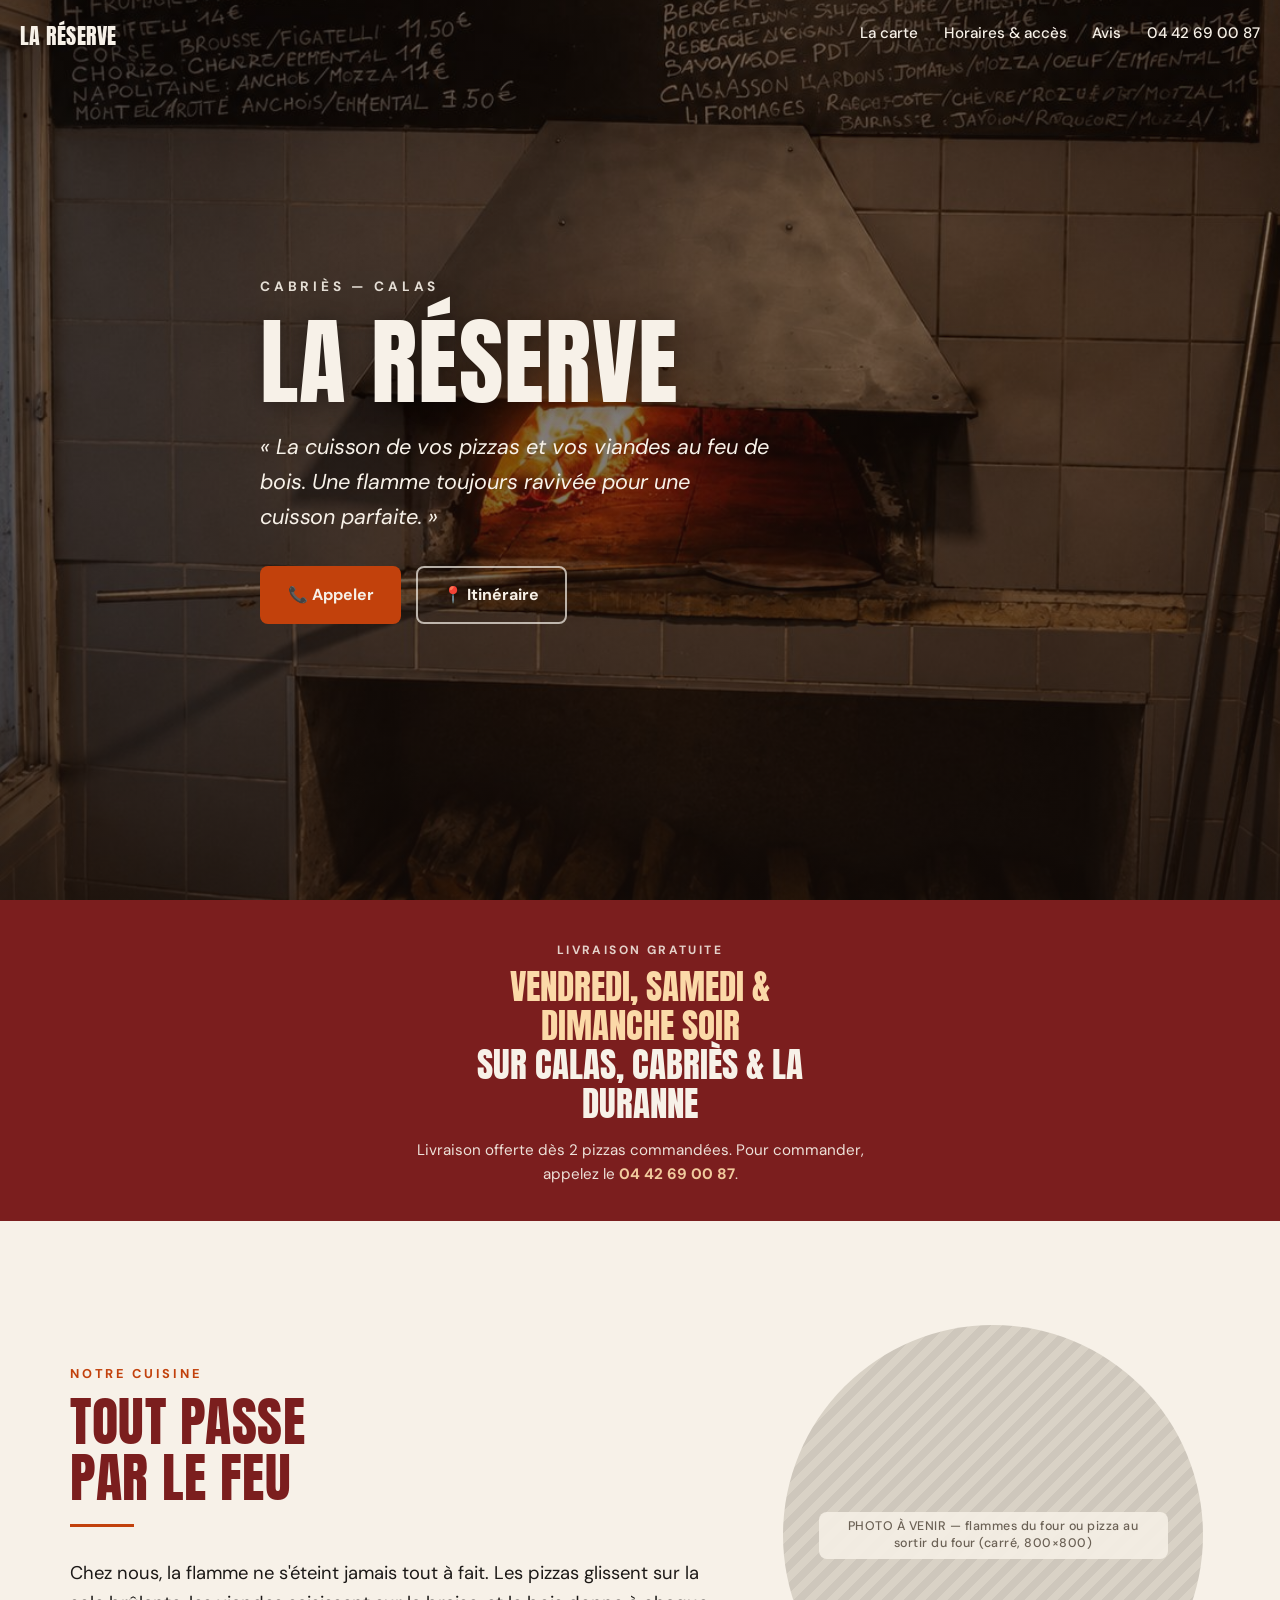
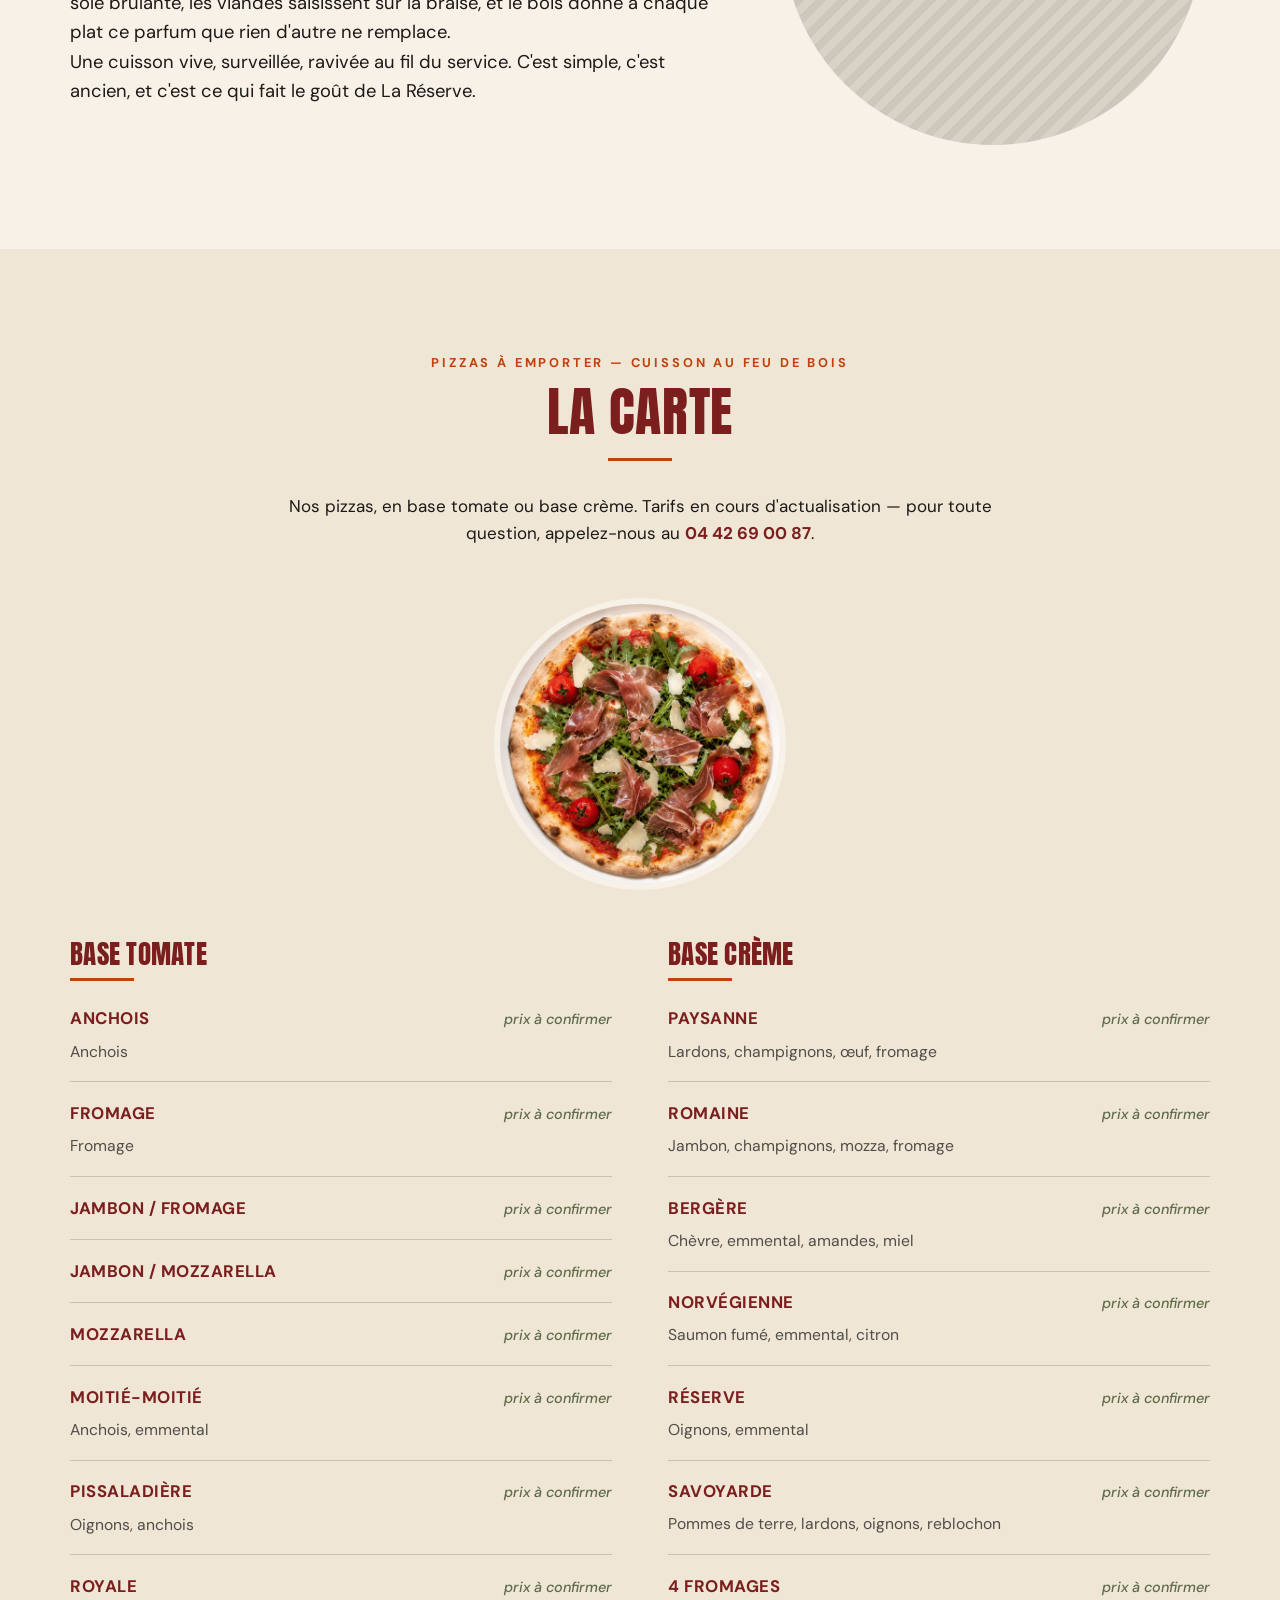
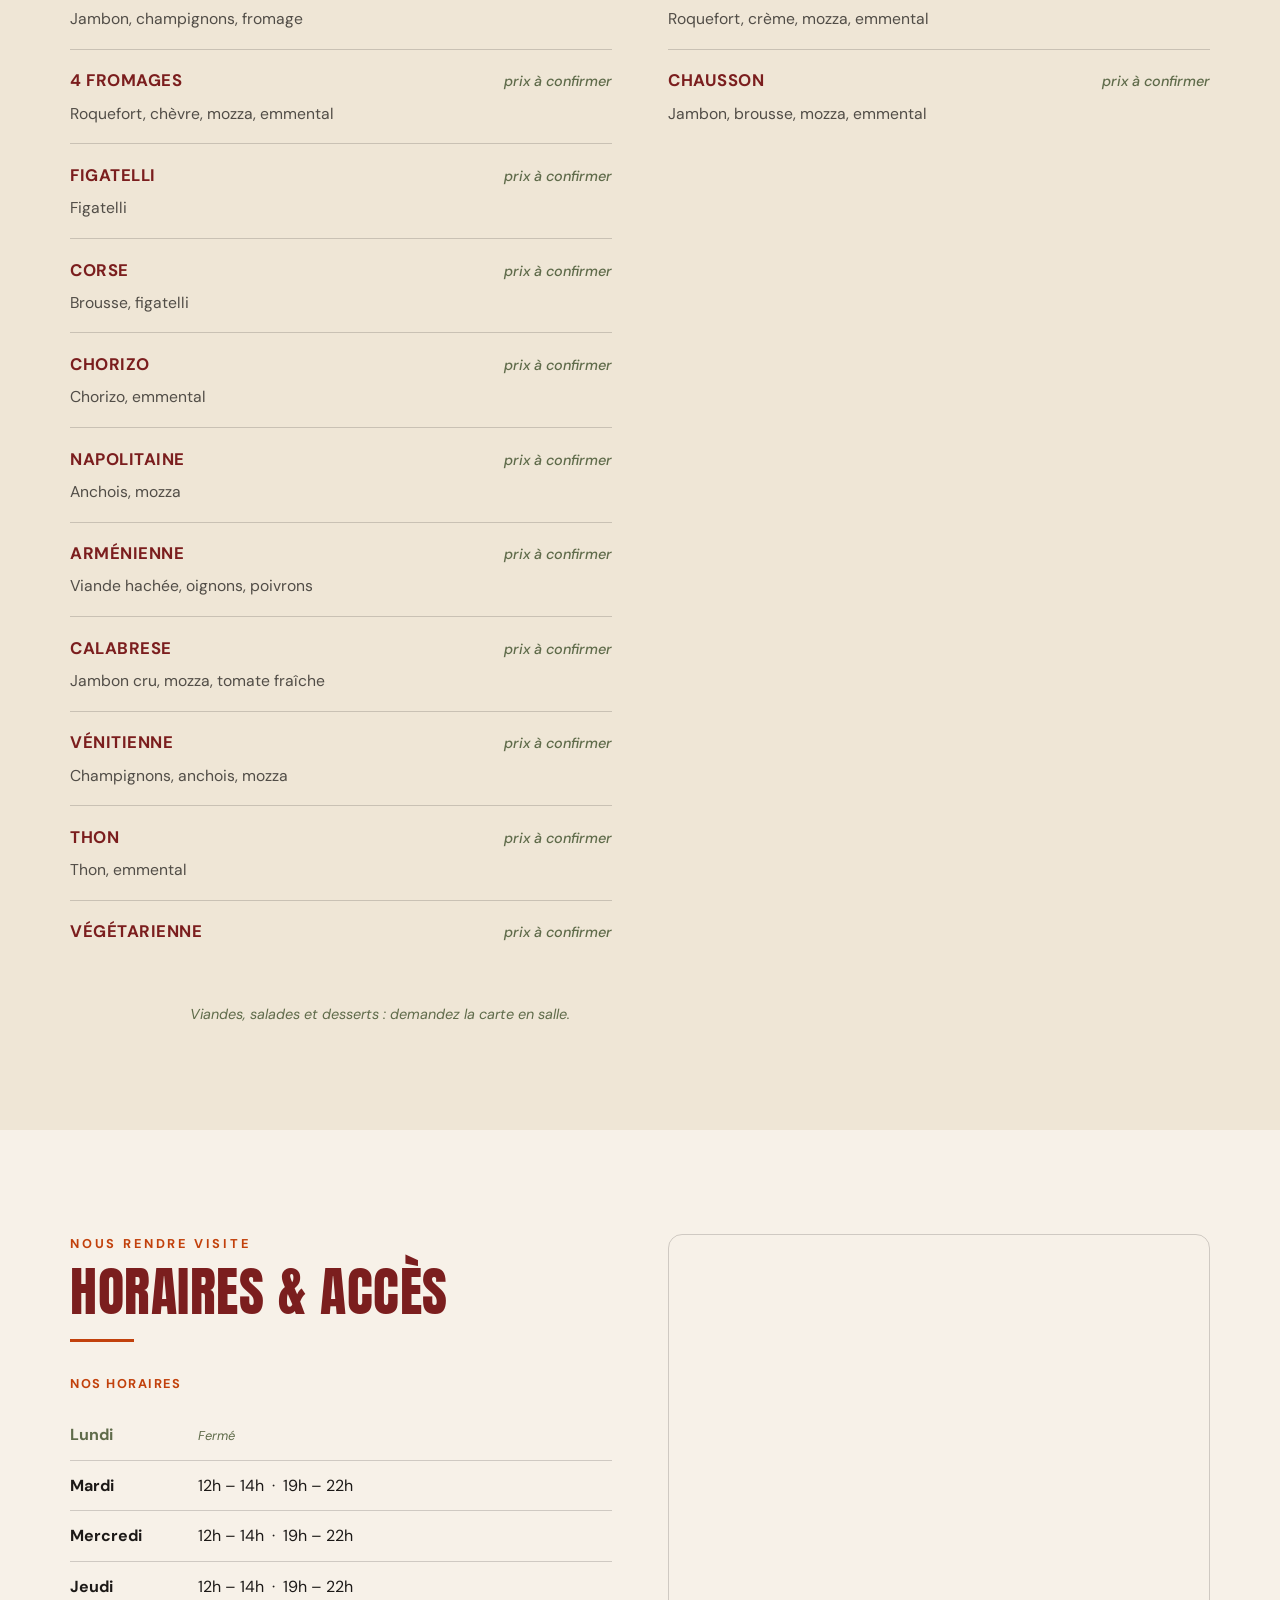
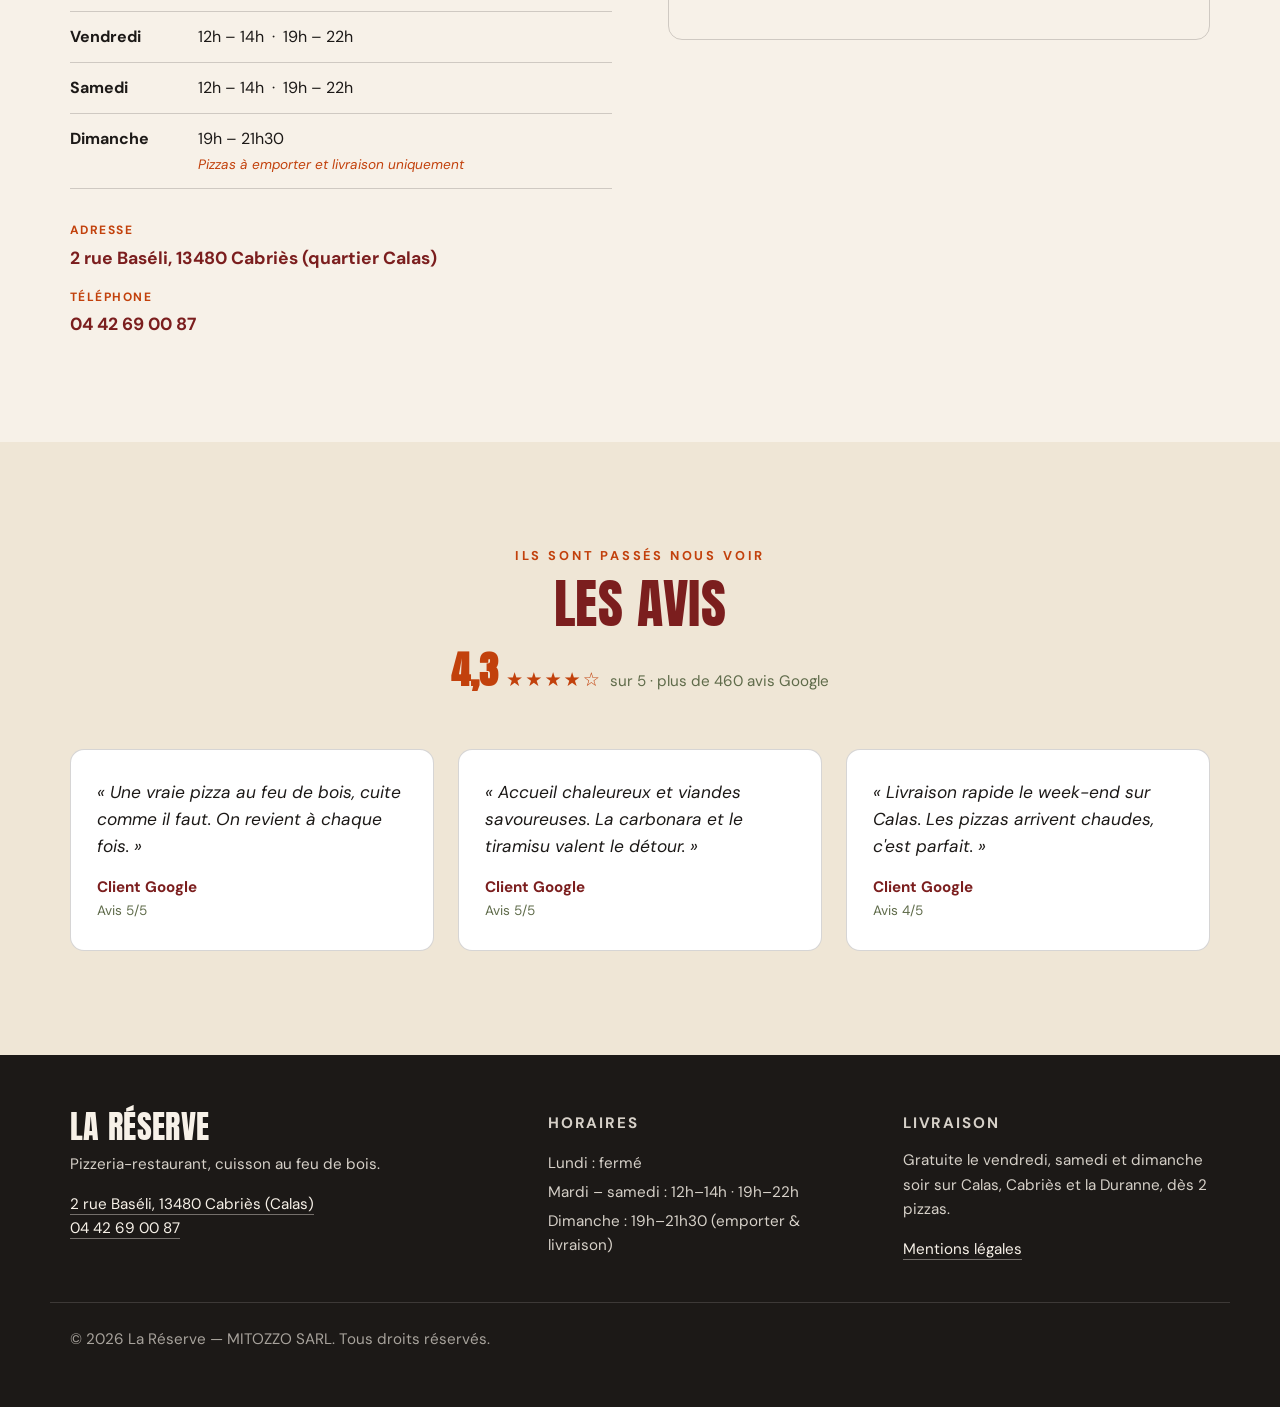
<file: index.html>
<!DOCTYPE html>
<!--
  ======================================================================
  LA RÉSERVE — Pizzeria-restaurant, cuisson au feu de bois
  Cabriès / Calas (13480)

  Site vitrine sur une seule page longue.
  Technologie : HTML + CSS + JavaScript, sans aucun outil de build.
  Pour le modifier, tout est expliqué dans le fichier README.md.
  ======================================================================
-->
<html lang="fr">
<head>
  <meta charset="UTF-8" />
  <meta name="viewport" content="width=device-width, initial-scale=1.0" />

  <!-- ============================================================
       SEO — titre, description et aperçu pour les réseaux sociaux
       ============================================================ -->
  <title>La Réserve — Pizzeria au feu de bois à Cabriès (Calas)</title>
  <meta name="description" content="La Réserve, pizzeria-restaurant à Cabriès (quartier Calas). Pizzas et viandes au feu de bois. Livraison gratuite le week-end sur Calas, Cabriès et la Duranne dès 2 pizzas." />

  <!-- Open Graph : aperçu lors d'un partage (Facebook, WhatsApp, etc.) -->
  <meta property="og:type" content="restaurant" />
  <meta property="og:title" content="La Réserve — Pizzeria au feu de bois à Cabriès" />
  <meta property="og:description" content="Pizzas et viandes au feu de bois. Livraison gratuite le week-end sur Calas, Cabriès et la Duranne, dès 2 pizzas." />
  <meta property="og:locale" content="fr_FR" />
  <!-- Quand une vraie photo sera disponible, indiquer son adresse ici :
       <meta property="og:image" content="https://VOTRE-SITE/images/og-four.jpg" /> -->

  <!-- Favicon : petite flamme dessinée en SVG, aucune image externe. -->
  <link rel="icon" type="image/svg+xml"
        href="data:image/svg+xml,<svg xmlns='http://www.w3.org/2000/svg' viewBox='0 0 32 32'><rect width='32' height='32' rx='6' fill='%237B1E1E'/><path d='M16 5c3 4 5 6 5 10a5 5 0 0 1-10 0c0-2 1-3 2-4 0 2 1 3 2 3-1-3 0-6 1-9z' fill='%23C2410C'/></svg>" />

  <!-- ============================================================
       POLICES GOOGLE FONTS (seul CDN autorisé)
       Anton pour les titres, DM Sans pour le texte courant.
       ============================================================ -->
  <link rel="preconnect" href="https://fonts.googleapis.com" />
  <link rel="preconnect" href="https://fonts.gstatic.com" crossorigin />
  <link href="https://fonts.googleapis.com/css2?family=Anton&family=DM+Sans:wght@400;500;700&display=swap" rel="stylesheet" />

  <!-- Feuille de style du site. -->
  <link rel="stylesheet" href="css/style.css" />

  <!-- ============================================================
       DONNÉES STRUCTURÉES JSON-LD — type Restaurant
       Essentiel pour le référencement local (Google).
       ============================================================ -->
  <script type="application/ld+json">
  {
    "@context": "https://schema.org",
    "@type": "Restaurant",
    "name": "La Réserve",
    "description": "Pizzeria-restaurant, cuisson des pizzas et des viandes au feu de bois.",
    "servesCuisine": ["Pizza", "Italienne", "Française"],
    "priceRange": "€€",
    "telephone": "+33442690087",
    "address": {
      "@type": "PostalAddress",
      "streetAddress": "2 rue Baséli",
      "addressLocality": "Cabriès",
      "postalCode": "13480",
      "addressRegion": "Provence-Alpes-Côte d'Azur",
      "addressCountry": "FR"
    },
    "geo": {
      "@type": "GeoCoordinates",
      "latitude": 43.4604038,
      "longitude": 5.3524899
    },
    "areaServed": ["Calas", "Cabriès", "La Duranne"],
    "aggregateRating": {
      "@type": "AggregateRating",
      "ratingValue": "4.3",
      "reviewCount": "460",
      "bestRating": "5"
    },
    "openingHoursSpecification": [
      {
        "@type": "OpeningHoursSpecification",
        "dayOfWeek": ["Tuesday", "Wednesday", "Thursday", "Friday", "Saturday"],
        "opens": "12:00",
        "closes": "14:00"
      },
      {
        "@type": "OpeningHoursSpecification",
        "dayOfWeek": ["Tuesday", "Wednesday", "Thursday", "Friday", "Saturday"],
        "opens": "19:00",
        "closes": "22:00"
      },
      {
        "@type": "OpeningHoursSpecification",
        "dayOfWeek": "Sunday",
        "opens": "19:00",
        "closes": "21:30"
      }
    ]
  }
  </script>
</head>

<body>

  <!-- Lien d'évitement : permet de sauter directement au contenu (clavier). -->
  <a class="aller-au-contenu" href="#contenu">Aller au contenu</a>

  <!-- ================================================================
       EN-TÊTE / BARRE DE NAVIGATION
       Posée par-dessus le hero. La navigation n'apparaît que sur
       grand écran (voir la feuille de style).
       ================================================================ -->
  <header class="entete">
    <div class="entete__inner">
      <a href="#" class="entete__logo">La Réserve</a>
      <nav class="entete__nav" aria-label="Navigation principale">
        <a href="#carte">La carte</a>
        <a href="#horaires">Horaires &amp; accès</a>
        <a href="#avis">Avis</a>
        <a href="tel:+33442690087">04&nbsp;42&nbsp;69&nbsp;00&nbsp;87</a>
      </nav>
    </div>
  </header>

  <main id="contenu">

    <!-- ==============================================================
         1. HERO — accueil plein écran
         ==============================================================
         PHOTO À VENIR : le four à bois en pleine flambée, cadrage
         large et sombre. Format paysage, au moins 2000 × 1200 px.
         Pour l'ajouter, REMPLACER le bloc <div class="placeholder">
         ci-dessous par :
           <img class="hero__image" src="images/hero-four.jpg"
                alt="Le four à bois de La Réserve en pleine flambée"
                width="2000" height="1200" />
    -->
    <section class="hero" aria-label="Accueil">
      <!-- Photo de fond : le four à bois de La Réserve -->
      <img class="hero__image" src="images/hero-four.jpg"
           alt="Le four à bois de La Réserve, feu allumé et bois empilé en dessous"
           width="1122" height="1402" />

      <!-- Voile sombre pour la lisibilité du texte -->
      <div class="hero__voile" aria-hidden="true"></div>

      <div class="hero__contenu conteneur">
        <p class="hero__lieu">Cabriès — Calas</p>
        <h1>La Réserve</h1>
        <p class="hero__slogan">
          « La cuisson de vos pizzas et vos viandes au feu de bois.
          Une flamme toujours ravivée pour une cuisson parfaite. »
        </p>
        <div class="hero__boutons">
          <a class="bouton bouton--plein" href="tel:+33442690087">
            📞 Appeler
          </a>
          <a class="bouton bouton--contour"
             href="https://www.google.com/maps/dir/?api=1&destination=43.4604038,5.3524899"
             target="_blank" rel="noopener">
            📍 Itinéraire
          </a>
        </div>
      </div>
    </section>

    <!-- ==============================================================
         2. BANDEAU LIVRAISON — fort et très visible
         ============================================================== -->
    <aside class="livraison" aria-label="Livraison de pizzas">
      <span class="livraison__label">Livraison gratuite</span>
      <p class="livraison__texte">
        <em>Vendredi, samedi &amp; dimanche soir</em><br />
        sur Calas, Cabriès &amp; la Duranne
      </p>
      <p class="livraison__precision">
        Livraison offerte dès 2 pizzas commandées.
        Pour commander, appelez le
        <a href="tel:+33442690087" style="color:#FBD9A8;font-weight:700;">04&nbsp;42&nbsp;69&nbsp;00&nbsp;87</a>.
      </p>
    </aside>

    <!-- ==============================================================
         3. LE FEU DE BOIS
         ============================================================== -->
    <section class="section" aria-labelledby="titre-feu">
      <div class="conteneur feu">
        <div class="feu__texte apparition">
          <span class="sur-titre">Notre cuisine</span>
          <h2 id="titre-feu">Tout passe<br />par le feu</h2>
          <hr class="filet" />
          <p>
            Chez nous, la flamme ne s'éteint jamais tout à fait.
            Les pizzas glissent sur la sole brûlante, les viandes
            saisissent sur la braise, et le bois donne à chaque plat
            ce parfum que rien d'autre ne remplace.
          </p>
          <p>
            Une cuisson vive, surveillée, ravivée au fil du service.
            C'est simple, c'est ancien, et c'est ce qui fait le goût
            de La Réserve.
          </p>
        </div>

        <!-- PHOTO À VENIR : gros plan sur les flammes du four ou une
             pizza qui sort du four. Format carré, au moins 800×800 px.
             Pour l'ajouter, remplacer le bloc ci-dessous par :
               <img src="images/feu.jpg"
                    alt="Les flammes du four à bois de La Réserve"
                    width="800" height="800" loading="lazy" /> -->
        <div class="feu__media apparition">
          <div class="placeholder">
            <span>PHOTO À VENIR — flammes du four ou pizza au sortir du four (carré, 800×800)</span>
          </div>
        </div>
      </div>
    </section>

    <!-- ==============================================================
         4. LA CARTE (menu)
         ⚠️ Les prix ne sont pas encore renseignés : ils sont marqués
         « prix à venir ». NE PAS inventer de prix.
         Chaque catégorie contient des entrées d'EXEMPLE à remplacer.
         ============================================================== -->
    <section class="section section--creme-fonce" id="carte" aria-labelledby="titre-carte">
      <div class="conteneur">

        <div class="carte__intro apparition">
          <span class="sur-titre">Pizzas à emporter — cuisson au feu de bois</span>
          <h2 id="titre-carte">La carte</h2>
          <hr class="filet" />
          <p style="margin:0 auto;">
            Nos pizzas, en base tomate ou base crème.
            Tarifs en cours d'actualisation — pour toute question,
            appelez-nous au
            <a href="tel:+33442690087" style="color:var(--brique);font-weight:700;">04&nbsp;42&nbsp;69&nbsp;00&nbsp;87</a>.
          </p>
        </div>

        <!-- Photo ronde décorative (pizza au feu de bois). -->
        <div class="carte__photo apparition"
             style="max-width:280px;margin:0 auto 3.5rem;aspect-ratio:1/1;border-radius:50%;overflow:hidden;box-shadow:0 0 0 6px var(--creme);">
          <img src="images/pizza.jpg"
               alt="Pizza au feu de bois garnie de prosciutto, roquette, tomates cerises et copeaux de parmesan"
               width="600" height="600" loading="lazy"
               style="width:100%;height:100%;object-fit:cover;" />
        </div>

        <!-- ==========================================================
             LA CARTE DES PIZZAS — deux bases
             ⚠️ PRIX : les tarifs 2019 ne sont PAS reconfirmés.
             On affiche partout « prix à confirmer ». Le prix 2019 est
             laissé en commentaire HTML pour référence, à remplir depuis
             l'ardoise du restaurant (voir les lignes « 2019 : … € »
             sous chaque pizza).
             ========================================================== -->
        <div class="carte-bases">

          <!-- ========== BASE TOMATE ========== -->
          <div class="base apparition">
            <h3 class="base__titre">Base tomate</h3>
            <hr class="filet" />

            <div class="plats" data-cascade>

              <div class="plat apparition">
                <p class="plat__nom">Anchois</p>
                <p class="plat__prix plat__prix--a-venir">prix à confirmer</p>
                <!-- 2019 : … € -->
                <p class="plat__ingredients">Anchois</p>
              </div>

              <div class="plat apparition">
                <p class="plat__nom">Fromage</p>
                <p class="plat__prix plat__prix--a-venir">prix à confirmer</p>
                <!-- 2019 : … € -->
                <p class="plat__ingredients">Fromage</p>
              </div>

              <div class="plat apparition">
                <p class="plat__nom">Jambon / fromage</p>
                <p class="plat__prix plat__prix--a-venir">prix à confirmer</p>
                <!-- 2019 : … € -->
              </div>

              <div class="plat apparition">
                <p class="plat__nom">Jambon / mozzarella</p>
                <p class="plat__prix plat__prix--a-venir">prix à confirmer</p>
                <!-- 2019 : … € -->
              </div>

              <div class="plat apparition">
                <p class="plat__nom">Mozzarella</p>
                <p class="plat__prix plat__prix--a-venir">prix à confirmer</p>
                <!-- 2019 : … € -->
              </div>

              <div class="plat apparition">
                <p class="plat__nom">Moitié-moitié</p>
                <p class="plat__prix plat__prix--a-venir">prix à confirmer</p>
                <!-- 2019 : … € -->
                <p class="plat__ingredients">Anchois, emmental</p>
              </div>

              <div class="plat apparition">
                <p class="plat__nom">Pissaladière</p>
                <p class="plat__prix plat__prix--a-venir">prix à confirmer</p>
                <!-- 2019 : … € -->
                <p class="plat__ingredients">Oignons, anchois</p>
              </div>

              <div class="plat apparition">
                <p class="plat__nom">Royale</p>
                <p class="plat__prix plat__prix--a-venir">prix à confirmer</p>
                <!-- 2019 : … € -->
                <p class="plat__ingredients">Jambon, champignons, fromage</p>
              </div>

              <div class="plat apparition">
                <p class="plat__nom">4 fromages</p>
                <p class="plat__prix plat__prix--a-venir">prix à confirmer</p>
                <!-- 2019 : … € -->
                <p class="plat__ingredients">Roquefort, chèvre, mozza, emmental</p>
              </div>

              <div class="plat apparition">
                <p class="plat__nom">Figatelli</p>
                <p class="plat__prix plat__prix--a-venir">prix à confirmer</p>
                <!-- 2019 : … € -->
                <p class="plat__ingredients">Figatelli</p>
              </div>

              <div class="plat apparition">
                <p class="plat__nom">Corse</p>
                <p class="plat__prix plat__prix--a-venir">prix à confirmer</p>
                <!-- 2019 : … € -->
                <p class="plat__ingredients">Brousse, figatelli</p>
              </div>

              <div class="plat apparition">
                <p class="plat__nom">Chorizo</p>
                <p class="plat__prix plat__prix--a-venir">prix à confirmer</p>
                <!-- 2019 : … € -->
                <p class="plat__ingredients">Chorizo, emmental</p>
              </div>

              <div class="plat apparition">
                <p class="plat__nom">Napolitaine</p>
                <p class="plat__prix plat__prix--a-venir">prix à confirmer</p>
                <!-- 2019 : … € -->
                <p class="plat__ingredients">Anchois, mozza</p>
              </div>

              <div class="plat apparition">
                <p class="plat__nom">Arménienne</p>
                <p class="plat__prix plat__prix--a-venir">prix à confirmer</p>
                <!-- 2019 : … € -->
                <p class="plat__ingredients">Viande hachée, oignons, poivrons</p>
              </div>

              <div class="plat apparition">
                <p class="plat__nom">Calabrese</p>
                <p class="plat__prix plat__prix--a-venir">prix à confirmer</p>
                <!-- 2019 : … € -->
                <p class="plat__ingredients">Jambon cru, mozza, tomate fraîche</p>
              </div>

              <div class="plat apparition">
                <p class="plat__nom">Vénitienne</p>
                <p class="plat__prix plat__prix--a-venir">prix à confirmer</p>
                <!-- 2019 : … € -->
                <p class="plat__ingredients">Champignons, anchois, mozza</p>
              </div>

              <div class="plat apparition">
                <p class="plat__nom">Thon</p>
                <p class="plat__prix plat__prix--a-venir">prix à confirmer</p>
                <!-- 2019 : … € -->
                <p class="plat__ingredients">Thon, emmental</p>
              </div>

              <div class="plat apparition">
                <p class="plat__nom">Végétarienne</p>
                <p class="plat__prix plat__prix--a-venir">prix à confirmer</p>
                <!-- 2019 : … € -->
              </div>

            </div>
          </div>

          <!-- ========== BASE CRÈME ========== -->
          <div class="base apparition">
            <h3 class="base__titre">Base crème</h3>
            <hr class="filet" />

            <div class="plats" data-cascade>

              <div class="plat apparition">
                <p class="plat__nom">Paysanne</p>
                <p class="plat__prix plat__prix--a-venir">prix à confirmer</p>
                <!-- 2019 : … € -->
                <p class="plat__ingredients">Lardons, champignons, œuf, fromage</p>
              </div>

              <div class="plat apparition">
                <p class="plat__nom">Romaine</p>
                <p class="plat__prix plat__prix--a-venir">prix à confirmer</p>
                <!-- 2019 : … € -->
                <p class="plat__ingredients">Jambon, champignons, mozza, fromage</p>
              </div>

              <div class="plat apparition">
                <p class="plat__nom">Bergère</p>
                <p class="plat__prix plat__prix--a-venir">prix à confirmer</p>
                <!-- 2019 : … € -->
                <p class="plat__ingredients">Chèvre, emmental, amandes, miel</p>
              </div>

              <div class="plat apparition">
                <p class="plat__nom">Norvégienne</p>
                <p class="plat__prix plat__prix--a-venir">prix à confirmer</p>
                <!-- 2019 : … € -->
                <p class="plat__ingredients">Saumon fumé, emmental, citron</p>
              </div>

              <div class="plat apparition">
                <p class="plat__nom">Réserve</p>
                <p class="plat__prix plat__prix--a-venir">prix à confirmer</p>
                <!-- 2019 : … € -->
                <p class="plat__ingredients">Oignons, emmental</p>
              </div>

              <div class="plat apparition">
                <p class="plat__nom">Savoyarde</p>
                <p class="plat__prix plat__prix--a-venir">prix à confirmer</p>
                <!-- 2019 : … € -->
                <p class="plat__ingredients">Pommes de terre, lardons, oignons, reblochon</p>
              </div>

              <div class="plat apparition">
                <p class="plat__nom">4 fromages</p>
                <p class="plat__prix plat__prix--a-venir">prix à confirmer</p>
                <!-- 2019 : … € -->
                <p class="plat__ingredients">Roquefort, crème, mozza, emmental</p>
              </div>

              <div class="plat apparition">
                <p class="plat__nom">Chausson</p>
                <p class="plat__prix plat__prix--a-venir">prix à confirmer</p>
                <!-- 2019 : … € -->
                <p class="plat__ingredients">Jambon, brousse, mozza, emmental</p>
              </div>

            </div>
          </div>

        </div>

        <p class="carte__note apparition">
          Viandes, salades et desserts : demandez la carte en salle.
        </p>

      </div>
    </section>

    <!-- ==============================================================
         5. HORAIRES & ACCÈS
         ============================================================== -->
    <section class="section" id="horaires" aria-labelledby="titre-horaires">
      <div class="conteneur acces">

        <!-- ----- Horaires + coordonnées ----- -->
        <div class="apparition">
          <span class="sur-titre">Nous rendre visite</span>
          <h2 id="titre-horaires">Horaires &amp; accès</h2>
          <hr class="filet" />

          <table class="horaires">
            <caption class="sur-titre" style="letter-spacing:0.12em;">Nos horaires</caption>
            <tbody>
              <tr class="est-ferme">
                <th scope="row">Lundi</th>
                <td><span class="badge-ferme">Fermé</span></td>
              </tr>
              <tr>
                <th scope="row">Mardi</th>
                <td>12h – 14h &nbsp;·&nbsp; 19h – 22h</td>
              </tr>
              <tr>
                <th scope="row">Mercredi</th>
                <td>12h – 14h &nbsp;·&nbsp; 19h – 22h</td>
              </tr>
              <tr>
                <th scope="row">Jeudi</th>
                <td>12h – 14h &nbsp;·&nbsp; 19h – 22h</td>
              </tr>
              <tr>
                <th scope="row">Vendredi</th>
                <td>12h – 14h &nbsp;·&nbsp; 19h – 22h</td>
              </tr>
              <tr>
                <th scope="row">Samedi</th>
                <td>12h – 14h &nbsp;·&nbsp; 19h – 22h</td>
              </tr>
              <tr>
                <th scope="row">Dimanche</th>
                <td>
                  19h – 21h30
                  <span class="mention">Pizzas à emporter et livraison uniquement</span>
                </td>
              </tr>
            </tbody>
          </table>

          <dl class="coordonnees">
            <dt>Adresse</dt>
            <dd>
              <a href="https://www.google.com/maps/dir/?api=1&destination=43.4604038,5.3524899"
                 target="_blank" rel="noopener">
                2 rue Baséli, 13480 Cabriès (quartier Calas)
              </a>
            </dd>
            <dt>Téléphone</dt>
            <dd><a href="tel:+33442690087">04&nbsp;42&nbsp;69&nbsp;00&nbsp;87</a></dd>
          </dl>
        </div>

        <!-- ----- Carte Google Maps ----- -->
        <div class="apparition">
          <div class="carte-maps">
            <!-- Carte centrée sur les coordonnées GPS du restaurant. -->
            <iframe
              title="Carte de localisation de La Réserve, 2 rue Baséli, Cabriès"
              src="https://maps.google.com/maps?q=43.4604038,5.3524899&z=16&output=embed"
              loading="lazy"
              referrerpolicy="no-referrer-when-downgrade"></iframe>
          </div>
        </div>

      </div>
    </section>

    <!-- ==============================================================
         6. AVIS CLIENTS
         ============================================================== -->
    <section class="section section--creme-fonce" id="avis" aria-labelledby="titre-avis">
      <div class="conteneur">

        <div class="avis__entete apparition">
          <span class="sur-titre">Ils sont passés nous voir</span>
          <h2 id="titre-avis">Les avis</h2>
          <div class="avis__note">
            <strong>4,3</strong>
            <span class="avis__etoiles" aria-hidden="true">★★★★☆</span>
            <span class="avis__nombre">sur 5 · plus de 460 avis Google</span>
          </div>
        </div>

        <div class="avis__liste" data-cascade>
          <!-- Citations courtes de clients (à ajuster librement). -->
          <figure class="avis-carte apparition">
            <blockquote>« Une vraie pizza au feu de bois, cuite comme il faut. On revient à chaque fois. »</blockquote>
            <figcaption>Client Google <span>Avis 5/5</span></figcaption>
          </figure>
          <figure class="avis-carte apparition">
            <blockquote>« Accueil chaleureux et viandes savoureuses. La carbonara et le tiramisu valent le détour. »</blockquote>
            <figcaption>Client Google <span>Avis 5/5</span></figcaption>
          </figure>
          <figure class="avis-carte apparition">
            <blockquote>« Livraison rapide le week-end sur Calas. Les pizzas arrivent chaudes, c'est parfait. »</blockquote>
            <figcaption>Client Google <span>Avis 4/5</span></figcaption>
          </figure>
        </div>

      </div>
    </section>

  </main>

  <!-- ================================================================
       7. PIED DE PAGE
       ================================================================ -->
  <footer class="pied">
    <div class="conteneur pied__grille">

      <div>
        <h2>La Réserve</h2>
        <p>Pizzeria-restaurant, cuisson au feu de bois.</p>
        <p style="margin-top:1rem;">
          <a href="https://www.google.com/maps/dir/?api=1&destination=43.4604038,5.3524899"
             target="_blank" rel="noopener">
            2 rue Baséli, 13480 Cabriès (Calas)
          </a><br />
          <a href="tel:+33442690087">04&nbsp;42&nbsp;69&nbsp;00&nbsp;87</a>
        </p>
      </div>

      <div>
        <p class="pied__titre-col">Horaires</p>
        <ul class="pied__horaires">
          <li>Lundi : fermé</li>
          <li>Mardi – samedi : 12h–14h · 19h–22h</li>
          <li>Dimanche : 19h–21h30 (emporter &amp; livraison)</li>
        </ul>
      </div>

      <div>
        <p class="pied__titre-col">Livraison</p>
        <p>Gratuite le vendredi, samedi et dimanche soir sur Calas,
           Cabriès et la Duranne, dès 2 pizzas.</p>
        <p style="margin-top:1rem;">
          <a href="mentions-legales.html">Mentions légales</a>
        </p>
      </div>

    </div>

    <div class="conteneur pied__bas">
      <p>© <span id="annee">2026</span> La Réserve — MITOZZO SARL.
         Tous droits réservés.</p>
    </div>
  </footer>

  <!-- ================================================================
       BARRE FIXE MOBILE — Appeler / Itinéraire
       Visible uniquement sur mobile (voir la feuille de style).
       C'est l'élément le plus important : toujours à portée de pouce.
       ================================================================ -->
  <nav class="barre-mobile" aria-label="Actions rapides">
    <a class="barre-mobile__appel" href="tel:+33442690087">📞 Appeler</a>
    <a class="barre-mobile__itineraire"
       href="https://www.google.com/maps/dir/?api=1&destination=43.4604038,5.3524899"
       target="_blank" rel="noopener">📍 Itinéraire</a>
  </nav>

  <!-- Petit script : met à jour l'année du pied de page automatiquement. -->
  <script>
    document.getElementById("annee").textContent = new Date().getFullYear();
  </script>

  <!-- Script principal : animations d'apparition au défilement. -->
  <script src="js/main.js"></script>

</body>
</html>
</file>
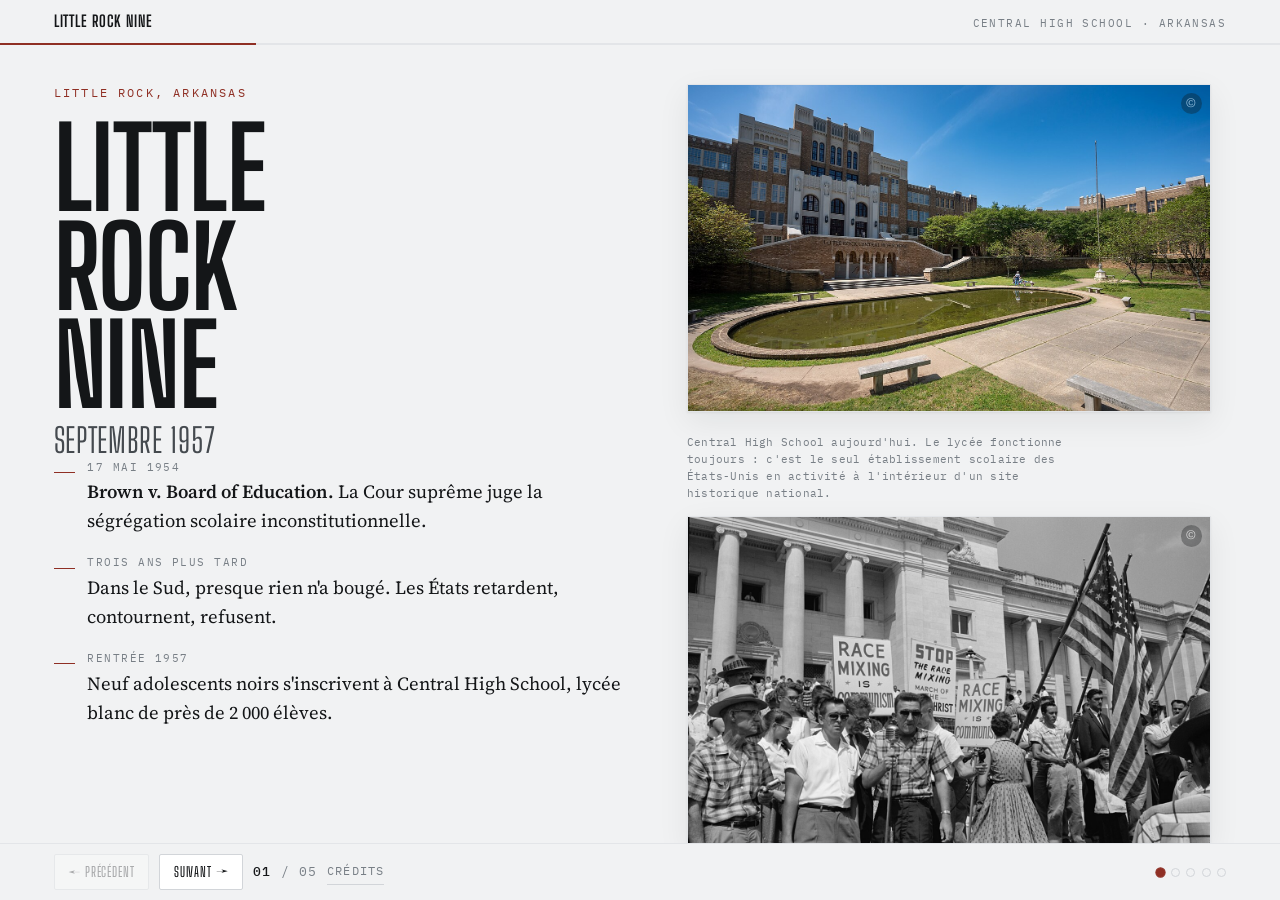
<file: little-rock-nine/index.html>
<!doctype html>
<html lang="fr">
<head>
<meta charset="utf-8">
<meta name="viewport" content="width=device-width, initial-scale=1">
<title>Little Rock Nine</title>
<meta name="description" content="Présentation interactive : neuf adolescents intègrent Central High School, Little Rock, Arkansas, septembre 1957.">
<link rel="preconnect" href="https://fonts.googleapis.com">
<link rel="preconnect" href="https://fonts.gstatic.com" crossorigin>
<link rel="stylesheet" href="https://fonts.googleapis.com/css2?family=Big+Shoulders+Display:wght@400;500;700&family=Archivo+Narrow:wght@500;700&family=Source+Serif+4:opsz,wght@8..60,400;8..60,600&family=IBM+Plex+Mono:wght@400;500&display=swap">
<style>
/* ---------- tokens : palette claire (état par défaut, non estampillé) ---------- */
:root{
  --paper:#f1f2f3;
  --surface:#ffffff;
  --ink:#141618;
  --ink-2:#454a4f;
  --muted:#787f86;
  --rule:#d2d5d9;
  --rule-soft:#e3e5e8;
  --stamp:#8f2f24;
  --shadow:0 1px 2px rgba(20,22,24,.06), 0 10px 30px rgba(20,22,24,.07);
  --focus:#1f5fa8;

  --display:"Big Shoulders Display","Archivo Narrow","Arial Narrow",Helvetica,sans-serif;
  --body:"Source Serif 4",Georgia,"Times New Roman",serif;
  --mono:"IBM Plex Mono",ui-monospace,"SFMono-Regular",Menlo,Consolas,monospace;

  --gutter:clamp(1.15rem,4.2vw,4.5rem);
  --step:clamp(1.5rem,2.6vw,2.6rem);
}
@media (prefers-color-scheme: dark){
  :root:not([data-theme="light"]){
    --paper:#111315;
    --surface:#191c1f;
    --ink:#eceef0;
    --ink-2:#b4b9be;
    --muted:#868c93;
    --rule:#2c3135;
    --rule-soft:#23272a;
    --stamp:#cd7264;
    --shadow:0 1px 2px rgba(0,0,0,.5), 0 14px 34px rgba(0,0,0,.42);
    --focus:#7fb2ec;
  }
}
:root[data-theme="dark"]{
  --paper:#111315;
  --surface:#191c1f;
  --ink:#eceef0;
  --ink-2:#b4b9be;
  --muted:#868c93;
  --rule:#2c3135;
  --rule-soft:#23272a;
  --stamp:#cd7264;
  --shadow:0 1px 2px rgba(0,0,0,.5), 0 14px 34px rgba(0,0,0,.42);
  --focus:#7fb2ec;
}

*,*::before,*::after{box-sizing:border-box}
html{-webkit-text-size-adjust:100%}
body{
  margin:0;
  background:var(--paper);
  color:var(--ink);
  font-family:var(--body);
  font-size:clamp(1rem,.94rem + .28vw,1.16rem);
  line-height:1.55;
  height:100vh;
  height:100dvh;
  overflow:hidden;
  display:flex;
  flex-direction:column;
}
img{max-width:100%;display:block}
button{font:inherit;color:inherit}
:focus-visible{outline:2px solid var(--focus);outline-offset:3px;border-radius:2px}

/* ---------- chrome : bandeau, pied, progression ---------- */
.masthead{
  display:flex;align-items:baseline;gap:1rem;flex-wrap:wrap;
  padding:.85rem var(--gutter) .7rem;
}
.masthead .wordmark{
  font-family:var(--display);font-weight:700;letter-spacing:.055em;
  text-transform:uppercase;font-size:.98rem;line-height:1;
}
.masthead .place{
  font-family:var(--mono);font-size:.7rem;letter-spacing:.13em;
  text-transform:uppercase;color:var(--muted);margin-left:auto;
}
.progress{height:2px;background:var(--rule-soft);position:relative;overflow:hidden}
.progress__fill{
  position:absolute;inset:0 auto 0 0;width:20%;background:var(--stamp);
  transition:width .45s cubic-bezier(.22,.75,.2,1);
}

.stage{flex:1;min-height:0;overflow-y:auto;overflow-x:hidden;scrollbar-gutter:stable}

.footbar{
  display:flex;align-items:center;gap:.65rem;flex-wrap:wrap;
  border-top:1px solid var(--rule-soft);
  padding:.6rem var(--gutter);
  background:var(--paper);
}
.nav{
  display:inline-flex;align-items:center;gap:.4rem;
  border:1px solid var(--rule);background:var(--surface);
  padding:.42rem .85rem;border-radius:2px;cursor:pointer;
  font-family:var(--display);font-weight:500;letter-spacing:.06em;
  text-transform:uppercase;font-size:.86rem;
  transition:border-color .18s ease,color .18s ease,background .18s ease;
}
.nav:hover:not(:disabled){border-color:var(--ink);}
.nav:disabled{opacity:.32;cursor:default}
.counter{
  font-family:var(--mono);font-size:.8rem;letter-spacing:.08em;
  color:var(--muted);font-variant-numeric:tabular-nums;
}
.counter b{color:var(--ink);font-weight:500}
.dots{display:flex;gap:.4rem;margin-left:auto;align-items:center}
.dot{
  width:9px;height:9px;padding:0;border-radius:50%;cursor:pointer;
  border:1px solid var(--rule);background:transparent;
  transition:background .2s ease,border-color .2s ease,transform .2s ease;
}
.dot[aria-current="true"]{background:var(--stamp);border-color:var(--stamp);transform:scale(1.15)}
.linky{
  background:none;border:0;padding:.2rem 0;cursor:pointer;
  font-family:var(--mono);font-size:.74rem;letter-spacing:.1em;
  text-transform:uppercase;color:var(--muted);
  border-bottom:1px solid var(--rule);
}
.linky:hover{color:var(--ink);border-color:var(--ink)}

/* ---------- diapositives ---------- */
.slide{padding:clamp(1.4rem,3vw,2.6rem) var(--gutter) clamp(2.2rem,4vw,3.4rem)}
.slide[hidden]{display:none}
.split{
  display:grid;gap:var(--step) clamp(1.6rem,3.6vw,4rem);
  grid-template-columns:minmax(0,1fr);
  align-items:start;
}
@media (min-width:900px){
  .split{grid-template-columns:minmax(0,1fr) minmax(0,1.08fr)}
  .split--wide-left{grid-template-columns:minmax(0,1.12fr) minmax(0,1fr)}
}

.eyebrow{
  font-family:var(--mono);font-size:.72rem;letter-spacing:.19em;
  text-transform:uppercase;color:var(--stamp);margin:0 0 1.1rem;
}
.eyebrow--quiet{color:var(--muted)}

h1{
  font-family:var(--display);font-weight:700;
  font-size:clamp(3rem,10.5vw,7rem);line-height:.88;letter-spacing:-.012em;
  margin:0;text-wrap:balance;text-transform:uppercase;
}
.dateline{
  font-family:var(--display);font-weight:400;
  font-size:clamp(1.35rem,3.4vw,2.1rem);line-height:1.05;
  letter-spacing:.02em;color:var(--ink-2);margin:.55rem 0 0;
  text-transform:uppercase;
}
h2{
  font-family:var(--display);font-weight:700;text-transform:uppercase;
  font-size:clamp(2rem,4.6vw,3.2rem);line-height:.95;letter-spacing:-.005em;
  margin:0 0 1.4rem;text-wrap:balance;
}
h3{
  font-family:var(--display);font-weight:500;text-transform:uppercase;
  letter-spacing:.09em;font-size:.92rem;line-height:1.2;
  margin:0 0 .55rem;color:var(--ink-2);
}
p{margin:0 0 1rem;max-width:38em}
.lede{font-size:1.1em;color:var(--ink-2)}

/* liste de points : trait court plutôt que puce */
.points{list-style:none;margin:0;padding:0;display:grid;gap:1.15rem;max-width:34em}
.points li{position:relative;padding-left:2.1rem}
.points li::before{
  content:"";position:absolute;left:0;top:.72em;
  width:1.3rem;height:1px;background:var(--stamp);
}
.points strong{font-weight:600}
.points .k{
  display:block;font-family:var(--mono);font-size:.7rem;letter-spacing:.13em;
  text-transform:uppercase;color:var(--muted);margin-bottom:.15rem;
}

/* ---------- figures + crédits au survol ---------- */
figure{
  margin:0;position:relative;background:var(--surface);
  border:1px solid var(--rule-soft);box-shadow:var(--shadow);
}
figure img{width:100%;height:100%;object-fit:cover;opacity:0;transition:opacity .75s ease}
figure img.is-loaded{opacity:1}
.fig-ratio img{aspect-ratio:4/3}
.fig-tall img{aspect-ratio:3/4}
.fig-wide img{aspect-ratio:16/10}
figcaption{
  position:absolute;left:0;right:0;bottom:0;
  padding:.7rem .85rem;
  background:rgba(20,22,24,.86);color:#f3f4f5;
  font-family:var(--mono);font-size:.68rem;line-height:1.45;letter-spacing:.01em;
  opacity:0;transform:translateY(6px);transition:opacity .22s ease,transform .22s ease;
  pointer-events:none;
}
figure:hover figcaption,figure:focus-within figcaption,figure.show-credit figcaption{opacity:1;transform:none}
figcaption b{font-weight:500;color:#fff}
figcaption span{color:#b9bdc1}
.credit-hint{
  position:absolute;top:.5rem;right:.5rem;
  width:1.35rem;height:1.35rem;border-radius:50%;
  background:rgba(20,22,24,.6);color:#fff;
  font-family:var(--body);font-size:.8rem;line-height:1.3rem;text-align:center;
  opacity:.55;transition:opacity .2s ease;
}
figure:hover .credit-hint,figure:focus-within .credit-hint,figure.show-credit .credit-hint{opacity:0}
.caption{
  font-family:var(--mono);font-size:.7rem;line-height:1.5;letter-spacing:.02em;
  color:var(--muted);margin:.5rem 0 0;max-width:34em;
}
.stack{display:grid;gap:.9rem}
.duo{display:grid;gap:clamp(.9rem,2vw,1.5rem);grid-template-columns:minmax(0,1fr)}
@media (min-width:620px){.duo{grid-template-columns:repeat(2,minmax(0,1fr))}}
.trio{display:grid;gap:clamp(.9rem,2vw,1.4rem);grid-template-columns:minmax(0,1fr)}
@media (min-width:760px){.trio{grid-template-columns:repeat(3,minmax(0,1fr))}}

/* ---------- chronologie ---------- */
.timeline{margin:0 0 var(--step);padding:0;list-style:none;position:relative}
.timeline::before{
  content:"";position:absolute;background:var(--rule);
  left:5px;top:.5rem;bottom:.5rem;width:1px;
  transform:scaleY(0);transform-origin:top;
  animation:axisY .7s .12s cubic-bezier(.3,.7,.2,1) forwards;
}
.timeline li{position:relative;padding:0 0 1.3rem 1.9rem}
.timeline li:last-child{padding-bottom:0}
.timeline li::before{
  content:"";position:absolute;left:0;top:.42em;
  width:11px;height:11px;border-radius:50%;
  background:var(--paper);border:1px solid var(--muted);
}
.timeline li.is-key::before{background:var(--stamp);border-color:var(--stamp)}
.timeline .day{
  display:block;font-family:var(--mono);font-size:.72rem;letter-spacing:.13em;
  text-transform:uppercase;color:var(--stamp);margin-bottom:.1rem;
  font-variant-numeric:tabular-nums;
}
.timeline .txt{display:block;max-width:30em;color:var(--ink-2)}
.timeline .txt strong{color:var(--ink);font-weight:600}
@media (min-width:1100px){
  .timeline{display:grid;grid-template-columns:repeat(5,minmax(0,1fr));gap:0 1.1rem}
  .timeline::before{left:0;right:0;top:5px;bottom:auto;width:auto;height:1px;
    transform:scaleX(0);transform-origin:left;animation-name:axisX}
  .timeline li{padding:1.5rem .6rem 0 0}
  .timeline li::before{top:0;left:0}
  .timeline .txt{font-size:.95rem}
}
@keyframes axisX{to{transform:scaleX(1)}}
@keyframes axisY{to{transform:scaleY(1)}}

/* ---------- citation ---------- */
.quote{
  display:grid;gap:1.1rem clamp(1.1rem,2.4vw,1.8rem);
  grid-template-columns:auto minmax(0,1fr);align-items:start;
  border-top:1px solid var(--rule);padding-top:1.3rem;margin-top:var(--step);
}
.quote figure{width:88px;flex:none;border:0;box-shadow:none;background:none}
.quote figure img{aspect-ratio:1;border-radius:50%;filter:grayscale(1)}
.quote blockquote{margin:0;max-width:32em}
.quote q{
  font-family:var(--display);font-weight:400;quotes:"«\00a0" "\00a0»";
  font-size:clamp(1.35rem,2.6vw,1.95rem);line-height:1.16;
  display:block;text-wrap:balance;
}
.quote cite{
  display:block;margin-top:.7rem;font-style:normal;
  font-family:var(--mono);font-size:.72rem;letter-spacing:.1em;
  text-transform:uppercase;color:var(--muted);
}

/* ---------- portraits acteurs ---------- */
.actors{display:flex;flex-wrap:wrap;gap:clamp(1rem,2.4vw,1.8rem);margin-top:var(--step)}
.actor{display:flex;gap:.85rem;align-items:center;max-width:23em}
.actor figure{width:74px;flex:none;border:0;box-shadow:none;background:none}
.actor figure img{aspect-ratio:1;border-radius:50%;filter:grayscale(1)}
.actor .who{font-family:var(--display);font-weight:700;text-transform:uppercase;
  letter-spacing:.03em;font-size:1.05rem;line-height:1.1}
.actor .role{font-size:.88rem;color:var(--muted);line-height:1.35}
.monogram{
  width:74px;height:74px;flex:none;border-radius:50%;
  border:1px solid var(--rule);display:grid;place-items:center;
  font-family:var(--display);font-weight:700;font-size:1.5rem;
  letter-spacing:.04em;color:var(--muted);
}

/* ---------- les neuf ---------- */
.roster{list-style:none;margin:0 0 var(--step);padding:0;
  display:grid;gap:1px;background:var(--rule-soft);
  border:1px solid var(--rule-soft);
  grid-template-columns:repeat(2,minmax(0,1fr));max-width:46rem}
@media (min-width:620px){.roster{grid-template-columns:repeat(3,minmax(0,1fr))}}
.roster li{background:var(--surface);padding:.75rem .85rem}
.roster .n{
  font-family:var(--mono);font-size:.66rem;color:var(--muted);
  letter-spacing:.1em;display:block;margin-bottom:.2rem;
}
.roster .name{
  font-family:var(--display);font-weight:700;text-transform:uppercase;
  font-size:1.02rem;line-height:1.05;letter-spacing:.02em;display:block;
}
.roster .after{font-size:.8rem;color:var(--muted);line-height:1.3;display:block;margin-top:.2rem}
.roster li.is-noted .after{color:var(--stamp)}

/* ---------- jalons ---------- */
.milestones{list-style:none;margin:0;padding:0;display:grid;gap:1.25rem;max-width:34em}
.milestones li{display:grid;grid-template-columns:5.2rem minmax(0,1fr);gap:1rem;align-items:baseline}
.milestones .yr{
  font-family:var(--mono);font-size:.85rem;letter-spacing:.06em;color:var(--stamp);
  font-variant-numeric:tabular-nums;
}
.milestones .what{color:var(--ink-2)}
.milestones .what strong{color:var(--ink);font-weight:600}

.closing{
  margin-top:var(--step);border-top:1px solid var(--rule);padding-top:1.4rem;
  font-family:var(--display);font-weight:400;
  font-size:clamp(1.5rem,3.4vw,2.5rem);line-height:1.08;
  text-transform:uppercase;letter-spacing:.01em;text-wrap:balance;max-width:18em;
}

/* ---------- panneau crédits ---------- */
dialog.credits{
  border:1px solid var(--rule);background:var(--surface);color:var(--ink);
  max-width:46rem;width:calc(100% - 2rem);padding:0;box-shadow:var(--shadow);
}
dialog.credits::backdrop{background:rgba(10,12,14,.55)}
.credits__inner{padding:clamp(1.2rem,3vw,2rem)}
.credits h3{margin-bottom:1rem}
.credits ol{margin:0;padding:0 0 0 1.3rem;display:grid;gap:.85rem;
  font-family:var(--mono);font-size:.76rem;line-height:1.5}
.credits a{color:var(--ink)}
.credits__close{margin-top:1.4rem}
.credits p{font-size:.85rem;color:var(--muted);max-width:44em}

/* ---------- apparition du contenu ---------- */
.rv{animation:rv .55s cubic-bezier(.2,.72,.2,1) both;animation-delay:calc(var(--i,0) * 75ms)}
@keyframes rv{from{opacity:0;transform:translateY(14px)}to{opacity:1;transform:none}}

@media (prefers-reduced-motion: reduce){
  *,*::before,*::after{animation-duration:.001ms !important;animation-delay:0ms !important;
    transition-duration:.001ms !important}
  .timeline::before{transform:none}
}
</style>
<noscript><style>figure img{opacity:1}.slide[hidden]{display:block}</style></noscript>
</head>
<body>

<header class="masthead">
  <span class="wordmark">Little&nbsp;Rock&nbsp;Nine</span>
  <span class="place">Central High School &middot; Arkansas</span>
</header>
<div class="progress"><div class="progress__fill" id="progress"></div></div>

<main class="stage" id="stage">

  <!-- 1 ------------------------------------------------------------------ -->
  <section class="slide" id="slide-1" aria-label="Titre et contexte">
    <div class="split split--wide-left">
      <div>
        <p class="eyebrow rv" style="--i:0">Little Rock, Arkansas</p>
        <h1 class="rv" style="--i:1">Little<br>Rock<br>Nine</h1>
        <p class="dateline rv" style="--i:2">Septembre 1957</p>
        <ul class="points rv" style="--i:3" role="list">
          <li><span class="k">17 mai 1954</span><strong>Brown v. Board of Education.</strong> La Cour suprême juge la ségrégation scolaire inconstitutionnelle.</li>
          <li><span class="k">Trois ans plus tard</span>Dans le Sud, presque rien n'a bougé. Les États retardent, contournent, refusent.</li>
          <li><span class="k">Rentrée 1957</span>Neuf adolescents noirs s'inscrivent à Central High School, lycée blanc de près de 2 000 élèves.</li>
        </ul>
      </div>
      <div class="stack rv" style="--i:2">
        <figure class="fig-wide" tabindex="0"
          data-title="Little Rock Central High School (2024)"
          data-author="Xiquinho Silva" data-license="CC BY 2.0"
          data-source="https://commons.wikimedia.org/wiki/File:Little_Rock_Central_High_School_(2024).jpg">
          <img src="images/central2024.jpg" alt="Façade de Little Rock Central High School vue depuis le bassin, par temps clair.">
          <span class="credit-hint" aria-hidden="true">©</span>
        </figure>
        <p class="caption">Central High School aujourd'hui. Le lycée fonctionne toujours&nbsp;: c'est le seul établissement scolaire des États-Unis en activité à l'intérieur d'un site historique national.</p>
        <figure class="fig-wide" tabindex="0"
          data-title="Little Rock, 1959. Rally at state capitol"
          data-author="John T. Bledsoe — Library of Congress, ppmsca.03090" data-license="Domaine public"
          data-source="https://commons.wikimedia.org/wiki/File:Little_Rock_integration_protest.jpg">
          <img src="images/protest1959.jpg" alt="Manifestation devant le Capitole de l'Arkansas contre l'intégration, drapeaux et pancartes ségrégationnistes.">
          <span class="credit-hint" aria-hidden="true">©</span>
        </figure>
        <p class="caption">Le climat&nbsp;: rassemblement ségrégationniste devant le Capitole de l'Arkansas.</p>
      </div>
    </div>
  </section>

  <!-- 2 ------------------------------------------------------------------ -->
  <section class="slide" id="slide-2" aria-label="Les acteurs et les événements" hidden>
    <p class="eyebrow rv" style="--i:0">2 &rarr; 25 septembre 1957</p>
    <h2 class="rv" style="--i:1">Vingt-trois jours<br>devant une porte</h2>

    <ol class="timeline rv" style="--i:2">
      <li>
        <span class="day">2 sept.</span>
        <span class="txt">Le gouverneur <strong>Orval Faubus</strong> déploie la Garde nationale d'Arkansas « pour maintenir l'ordre ». Elle bloque l'entrée.</span>
      </li>
      <li class="is-key">
        <span class="day">4 sept.</span>
        <span class="txt"><strong>Elizabeth Eckford</strong>, 15 ans, n'a pas reçu le message&nbsp;: sa famille n'a pas le téléphone. Elle arrive seule, face à la foule.</span>
      </li>
      <li>
        <span class="day">23 sept.</span>
        <span class="txt">Les neuf entrent par une porte latérale. Plus de mille personnes se massent dehors&nbsp;; la police les fait ressortir.</span>
      </li>
      <li>
        <span class="day">24 sept.</span>
        <span class="txt"><strong>Eisenhower</strong> fédéralise la Garde et envoie la <strong>101<sup>e</sup> Division aéroportée</strong>.</span>
      </li>
      <li class="is-key">
        <span class="day">25 sept.</span>
        <span class="txt">Escortés par les parachutistes, les neuf entrent en cours. Première journée complète.</span>
      </li>
    </ol>

    <div class="duo rv" style="--i:3">
      <div>
        <figure class="fig-ratio" tabindex="0"
          data-title="Elizabeth Eckford devant Central High School, 4 septembre 1957"
          data-author="Will Counts — publié par l'Associated Press sans mention de copyright" data-license="Domaine public"
          data-source="https://commons.wikimedia.org/wiki/File:Elizabeth_Eckford.jpg">
          <img src="images/eckford.jpg" alt="Elizabeth Eckford marche seule, livres serrés contre elle, poursuivie par une foule d'élèves blancs dont une jeune fille qui crie.">
          <span class="credit-hint" aria-hidden="true">©</span>
        </figure>
        <p class="caption">La photographie qui fait le tour du monde&nbsp;: une adolescente, ses cahiers, et une foule derrière elle.</p>
      </div>
      <div>
        <figure class="fig-ratio" tabindex="0"
          data-title="Operation Arkansas — la 101e Division aéroportée escorte les élèves"
          data-author="U.S. Army" data-license="Domaine public"
          data-source="https://commons.wikimedia.org/wiki/File:Operation_Arkansas,_Little_Rock_Nine.jpg">
          <img src="images/airborne.jpg" alt="Une élève descend d'une voiture de l'armée devant Central High School, entourée de soldats casqués et d'une jeep de la 101e aéroportée.">
          <span class="credit-hint" aria-hidden="true">©</span>
        </figure>
        <p class="caption">1 200 parachutistes déployés. Chaque élève reçoit un garde personnel.</p>
      </div>
    </div>

    <div class="quote rv" style="--i:4">
      <figure class="no-cap" tabindex="0"
        data-title="Dwight D. Eisenhower, portrait officiel, 29 mai 1959"
        data-author="Maison-Blanche" data-license="Domaine public"
        data-source="https://commons.wikimedia.org/wiki/File:Dwight_D._Eisenhower,_official_photo_portrait,_May_29,_1959.jpg">
        <img src="images/eisenhower.jpg" alt="Portrait officiel du président Dwight D. Eisenhower.">
      </figure>
      <blockquote>
        <q>La loi de la foule ne peut pas l'emporter sur les décisions des tribunaux.</q>
        <cite>Dwight D. Eisenhower &middot; allocution radiotélévisée du 24 septembre 1957<br>« Mob rule cannot be allowed to override the decisions of our courts. »</cite>
      </blockquote>
    </div>

    <div class="actors rv" style="--i:5">
      <div class="actor">
        <figure class="no-cap" tabindex="0"
          data-title="Gouverneur Orval Faubus"
          data-author="University of Arkansas, annuaire Razorback 1959" data-license="Domaine public"
          data-source="https://commons.wikimedia.org/wiki/File:Orval_Faubus.jpg">
          <img src="images/faubus.jpg" alt="Portrait du gouverneur Orval Faubus.">
        </figure>
        <div>
          <span class="who">Orval Faubus</span>
          <span class="role">Gouverneur de l'Arkansas. Il envoie la Garde nationale bloquer l'entrée du lycée.</span>
        </div>
      </div>
      <div class="actor">
        <span class="monogram" aria-hidden="true">DB</span>
        <div>
          <span class="who">Daisy Bates</span>
          <span class="role">Présidente de la NAACP en Arkansas. Elle organise chaque trajet et accompagne les familles.</span>
        </div>
      </div>
    </div>
  </section>

  <!-- 3 ------------------------------------------------------------------ -->
  <section class="slide" id="slide-3" aria-label="La réalité à l'école" hidden>
    <p class="eyebrow rv" style="--i:0">Année scolaire 1957-1958</p>
    <h2 class="rv" style="--i:1">Entrer était le<br>plus facile</h2>

    <ol class="roster rv" style="--i:2">
      <li class="is-noted"><span class="n">01</span><span class="name">Ernest Green</span><span class="after">Premier diplômé noir de Central High, mai 1958</span></li>
      <li class="is-noted"><span class="n">02</span><span class="name">Elizabeth Eckford</span><span class="after">Seule face à la foule, 4 septembre</span></li>
      <li><span class="n">03</span><span class="name">Jefferson Thomas</span></li>
      <li><span class="n">04</span><span class="name">Terrence Roberts</span></li>
      <li><span class="n">05</span><span class="name">Carlotta Walls</span><span class="after">La plus jeune des neuf</span></li>
      <li class="is-noted"><span class="n">06</span><span class="name">Minnijean Brown</span><span class="after">Expulsée en février 1958</span></li>
      <li><span class="n">07</span><span class="name">Gloria Ray</span></li>
      <li><span class="n">08</span><span class="name">Thelma Mothershed</span></li>
      <li><span class="n">09</span><span class="name">Melba Pattillo</span></li>
    </ol>

    <div class="split">
      <div>
        <ul class="points rv" style="--i:3" role="list">
          <li><span class="k">Tous les jours</span>Insultes et crachats dans les couloirs. Bousculades dans les escaliers. De l'eau brûlante dans les douches.</li>
          <li><span class="k">Les gardes</span>Ils ne pouvaient pas entrer partout&nbsp;: ni dans les vestiaires, ni dans les toilettes. C'est là que ça se passait.</li>
          <li><span class="k">Février 1958</span><strong>Minnijean Brown est expulsée</strong> après avoir répondu à ses harceleuses. Aucun élève blanc ne l'a été.</li>
        </ul>
        <p class="caption rv" style="--i:4">Des cartons « One down… eight to go » circulent dans le lycée après son renvoi.</p>
      </div>
      <div class="stack rv" style="--i:4">
        <figure class="fig-wide" tabindex="0"
          data-title="Les neuf élèves de Little Rock reçus par le maire de New York Robert Wagner"
          data-author="Walter Albertin — Library of Congress, cph.3c25125" data-license="Domaine public"
          data-source="https://commons.wikimedia.org/wiki/File:New_York_City_Mayor_Robert_Wagner_greeting_the_teenagers_who_integrated_Central_High_School,_Little_Rock,_Arkansas.jpg">
          <img src="images/nine-group.jpg" alt="Les neuf adolescents en tenue de sortie entourent le maire de New York qui serre la main de l'une d'entre elles.">
          <span class="credit-hint" aria-hidden="true">©</span>
        </figure>
        <p class="caption">Les neuf réunis, reçus à New York par le maire Robert Wagner. Entre 14 et 16 ans.</p>
      </div>
    </div>
  </section>

  <!-- 4 ------------------------------------------------------------------ -->
  <section class="slide" id="slide-4" aria-label="Impact et héritage" hidden>
    <p class="eyebrow rv" style="--i:0">Ce que ça a changé</p>
    <h2 class="rv" style="--i:1">Un précédent<br>fédéral</h2>

    <div class="split split--wide-left">
      <div>
        <p class="lede rv" style="--i:2">Pour la première fois depuis la Reconstruction, un président envoie l'armée fédérale dans le Sud pour faire appliquer les droits civiques. Le message est clair&nbsp;: un État ne peut pas désobéir aux tribunaux.</p>
        <ul class="milestones rv" style="--i:3" role="list">
          <li><span class="yr">Mai 1958</span><span class="what"><strong>Ernest Green</strong> est diplômé de Central High. Martin Luther King est dans la salle.</span></li>
          <li><span class="yr">1958-59</span><span class="what">« The Lost Year »&nbsp;: Faubus <strong>ferme tous les lycées</strong> de Little Rock plutôt que de les intégrer.</span></li>
          <li><span class="yr">1998</span><span class="what">Central High devient <strong>site historique national</strong>.</span></li>
          <li><span class="yr">1999</span><span class="what">Les neuf reçoivent la <strong>Médaille d'or du Congrès</strong>, remise par Bill Clinton.</span></li>
        </ul>
        <p class="closing rv" style="--i:4">Le changement n'est jamais facile. Il reste possible.</p>
      </div>
      <div class="stack rv" style="--i:3">
        <figure class="fig-wide" tabindex="0"
          data-title="Médaille d'or du Congrès des Little Rock Nine (avers)"
          data-author="United States Mint" data-license="Domaine public"
          data-source="https://commons.wikimedia.org/wiki/File:Little_Rock_Nine_Congressional_Gold_Medal_(front).jpg">
          <img src="images/goldmedal.jpg" alt="Médaille d'or du Congrès représentant les neuf élèves montant les marches du lycée.">
          <span class="credit-hint" aria-hidden="true">©</span>
        </figure>
        <p class="caption">La plus haute distinction civile décernée par le Congrès des États-Unis, 1999.</p>
        <figure class="fig-wide" tabindex="0"
          data-title="Ernest Green, Carlotta Walls LaNier et Terrence Roberts à la LBJ Presidential Library"
          data-author="Lauren Gerson — LBJ Library" data-license="Domaine public"
          data-source="https://commons.wikimedia.org/wiki/File:Ernest_Green,_Carlotta_Walls_LaNier,_Terrence_Roberts_(DIG13683-010).jpg">
          <img src="images/lbj3.jpg" alt="Trois membres des Little Rock Nine posent ensemble sur les marches de la LBJ Presidential Library.">
          <span class="credit-hint" aria-hidden="true">©</span>
        </figure>
        <p class="caption">Ernest Green, Carlotta Walls LaNier et Terrence Roberts, des décennies plus tard.</p>
      </div>
    </div>
  </section>

  <!-- 5 ------------------------------------------------------------------ -->
  <section class="slide" id="slide-5" aria-label="Aujourd'hui" hidden>
    <p class="eyebrow rv" style="--i:0">Aujourd'hui</p>
    <h2 class="rv" style="--i:1">Le lieu se visite,<br>le lycée fonctionne</h2>
    <p class="lede rv" style="--i:2">Sur le trottoir du 16<sup>e</sup> et Park Street, un banc rappelle celui où Elizabeth Eckford s'est assise le 4 septembre 1957, en attendant un bus, entourée par la foule.</p>

    <div class="trio rv" style="--i:3">
      <div>
        <figure class="fig-ratio" tabindex="0"
          data-title="Banc de bus commémoratif, Little Rock Central High School National Historic Site"
          data-author="Ser Amantio di Nicolao" data-license="CC BY-SA 4.0"
          data-source="https://commons.wikimedia.org/wiki/File:Little_Rock_Central_High_School_NHS_-_Elizabeth_Eckford_bus_bench.jpg">
          <img src="images/bench.jpg" alt="Banc de bus commémoratif installé à l'angle de la 16e rue et de Park Street, près du lycée.">
          <span class="credit-hint" aria-hidden="true">©</span>
        </figure>
        <p class="caption">Le banc d'Elizabeth Eckford.</p>
      </div>
      <div>
        <figure class="fig-ratio" tabindex="0"
          data-title="Un soldat de la 101e aéroportée escorte Melba Pattillo Beals lors d'une commémoration"
          data-author="U.S. Army" data-license="CC BY 2.0"
          data-source="https://commons.wikimedia.org/wiki/File:Melba_Arkansas.jpg">
          <img src="images/melba.jpg" alt="Un soldat de la 101e aéroportée en uniforme escorte Melba Pattillo Beals lors d'une cérémonie.">
          <span class="credit-hint" aria-hidden="true">©</span>
        </figure>
        <p class="caption">La 101<sup>e</sup> escorte de nouveau Melba Pattillo Beals — cette fois pour une commémoration.</p>
      </div>
      <div>
        <figure class="fig-ratio" tabindex="0"
          data-title="Des élèves devant les portraits des Little Rock Nine, « hier et aujourd'hui »"
          data-author="Adam Jones, Ph.D." data-license="CC BY-SA 3.0"
          data-source="https://commons.wikimedia.org/wiki/File:Students_View_Portraits_of_Little_Rock_Nine_Then_and_Now_-_Little_Rock_-_Arkansas_-_USA.jpg">
          <img src="images/thennow.jpg" alt="Des élèves photographient un mur de portraits des Little Rock Nine, jeunes en 1957 et âgés aujourd'hui.">
          <span class="credit-hint" aria-hidden="true">©</span>
        </figure>
        <p class="caption">Dans le lycée&nbsp;: chaque visage à 15 ans, et le même des décennies plus tard.</p>
      </div>
    </div>
  </section>

</main>

<footer class="footbar">
  <button class="nav" id="prev" type="button">&larr;&nbsp;Précédent</button>
  <button class="nav" id="next" type="button">Suivant&nbsp;&rarr;</button>
  <span class="counter"><b id="cur">01</b> / <span id="tot">05</span></span>
  <button class="linky" id="creditsBtn" type="button">Crédits</button>
  <div class="dots" id="dots" aria-label="Aller à une diapositive"></div>
</footer>

<dialog class="credits" id="creditsBox" aria-labelledby="creditsTitle">
  <div class="credits__inner">
    <h3 id="creditsTitle">Crédits photographiques</h3>
    <ol id="creditsList"></ol>
    <p style="margin-top:1.2rem">Toutes les images proviennent de Wikimedia Commons (Library of Congress, U.S. Army, U.S. Mint, contributeurs). Elles sont dans le domaine public ou sous licence Creative Commons&nbsp;; les licences CC BY et CC BY-SA imposent de citer l'auteur, ce que fait cette page.</p>
    <button class="nav credits__close" id="creditsClose" type="button">Fermer</button>
  </div>
</dialog>

<script>
(function(){
  "use strict";
  var slides = Array.prototype.slice.call(document.querySelectorAll('.slide'));
  var total  = slides.length;
  var idx    = 0;

  var prevBtn = document.getElementById('prev');
  var nextBtn = document.getElementById('next');
  var curEl   = document.getElementById('cur');
  var totEl   = document.getElementById('tot');
  var fill    = document.getElementById('progress');
  var dotsWrap= document.getElementById('dots');
  var stage   = document.getElementById('stage');

  var pad = function(n){ return (n < 10 ? '0' : '') + n; };
  totEl.textContent = pad(total);

  /* pastilles de navigation */
  var dots = slides.map(function(s, i){
    var b = document.createElement('button');
    b.className = 'dot';
    b.type = 'button';
    b.setAttribute('aria-label', 'Diapositive ' + (i + 1));
    b.addEventListener('click', function(){ go(i); });
    dotsWrap.appendChild(b);
    return b;
  });

  /* les images apparaissent en fondu une fois chargées */
  Array.prototype.forEach.call(document.querySelectorAll('figure img'), function(img){
    if (img.complete && img.naturalWidth) { img.classList.add('is-loaded'); }
    else {
      img.addEventListener('load',  function(){ img.classList.add('is-loaded'); });
      img.addEventListener('error', function(){ img.classList.add('is-loaded'); });
    }
  });

  /* au toucher, un appui affiche le crédit (pas de survol) */
  Array.prototype.forEach.call(document.querySelectorAll('figure[data-title]'), function(fig){
    fig.addEventListener('click', function(){ fig.classList.toggle('show-credit'); });
  });

  function go(n, skipHash){
    idx = Math.max(0, Math.min(total - 1, n));
    slides.forEach(function(s, i){ s.hidden = (i !== idx); });
    dots.forEach(function(d, i){ d.setAttribute('aria-current', i === idx ? 'true' : 'false'); });
    curEl.textContent = pad(idx + 1);
    fill.style.width = ((idx + 1) / total * 100) + '%';
    prevBtn.disabled = (idx === 0);
    nextBtn.disabled = (idx === total - 1);
    stage.scrollTop = 0;
    if (!skipHash) {
      try { history.replaceState(null, '', '#' + (idx + 1)); } catch (e) { /* file:// */ }
    }
  }

  prevBtn.addEventListener('click', function(){ go(idx - 1); });
  nextBtn.addEventListener('click', function(){ go(idx + 1); });

  document.addEventListener('keydown', function(e){
    if (e.target.closest('dialog')) { return; }
    if (e.key === 'ArrowRight' || e.key === 'PageDown') { go(idx + 1); }
    else if (e.key === 'ArrowLeft' || e.key === 'PageUp') { go(idx - 1); }
    else if (e.key === 'Home') { go(0); }
    else if (e.key === 'End') { go(total - 1); }
  });

  /* balayage horizontal */
  var x0 = null, y0 = null;
  stage.addEventListener('touchstart', function(e){
    x0 = e.changedTouches[0].clientX; y0 = e.changedTouches[0].clientY;
  }, {passive:true});
  stage.addEventListener('touchend', function(e){
    if (x0 === null) { return; }
    var dx = e.changedTouches[0].clientX - x0;
    var dy = e.changedTouches[0].clientY - y0;
    if (Math.abs(dx) > 60 && Math.abs(dx) > Math.abs(dy) * 1.6) { go(idx + (dx < 0 ? 1 : -1)); }
    x0 = null;
  }, {passive:true});

  /* panneau des crédits, construit à partir des figures */
  var box   = document.getElementById('creditsBox');
  var list  = document.getElementById('creditsList');
  Array.prototype.forEach.call(document.querySelectorAll('figure[data-title]'), function(fig){
    var li = document.createElement('li');
    var a  = document.createElement('a');
    a.href = fig.dataset.source; a.textContent = fig.dataset.title;
    a.target = '_blank'; a.rel = 'noopener';
    li.appendChild(a);
    li.appendChild(document.createTextNode(' — ' + fig.dataset.author + ' — ' + fig.dataset.license));
    list.appendChild(li);

    if (fig.classList.contains('no-cap')) {
      fig.title = fig.dataset.title + ' — ' + fig.dataset.author + ' — ' + fig.dataset.license;
      return;
    }
    var cap = document.createElement('figcaption');
    cap.innerHTML = '<b></b><br><span></span>';
    cap.querySelector('b').textContent = fig.dataset.title;
    cap.querySelector('span').textContent = fig.dataset.author + ' · ' + fig.dataset.license;
    fig.appendChild(cap);
  });

  function openBox(){ if (box.showModal) { box.showModal(); } else { box.setAttribute('open',''); } }
  function closeBox(){ if (box.close) { box.close(); } else { box.removeAttribute('open'); } }
  document.getElementById('creditsBtn').addEventListener('click', openBox);
  document.getElementById('creditsClose').addEventListener('click', closeBox);

  /* état initial : #3 ouvre la diapositive 3 */
  var start = parseInt((location.hash || '').replace('#',''), 10);
  go(isNaN(start) ? 0 : start - 1, true);
})();
</script>

</body>
</html>
</file>
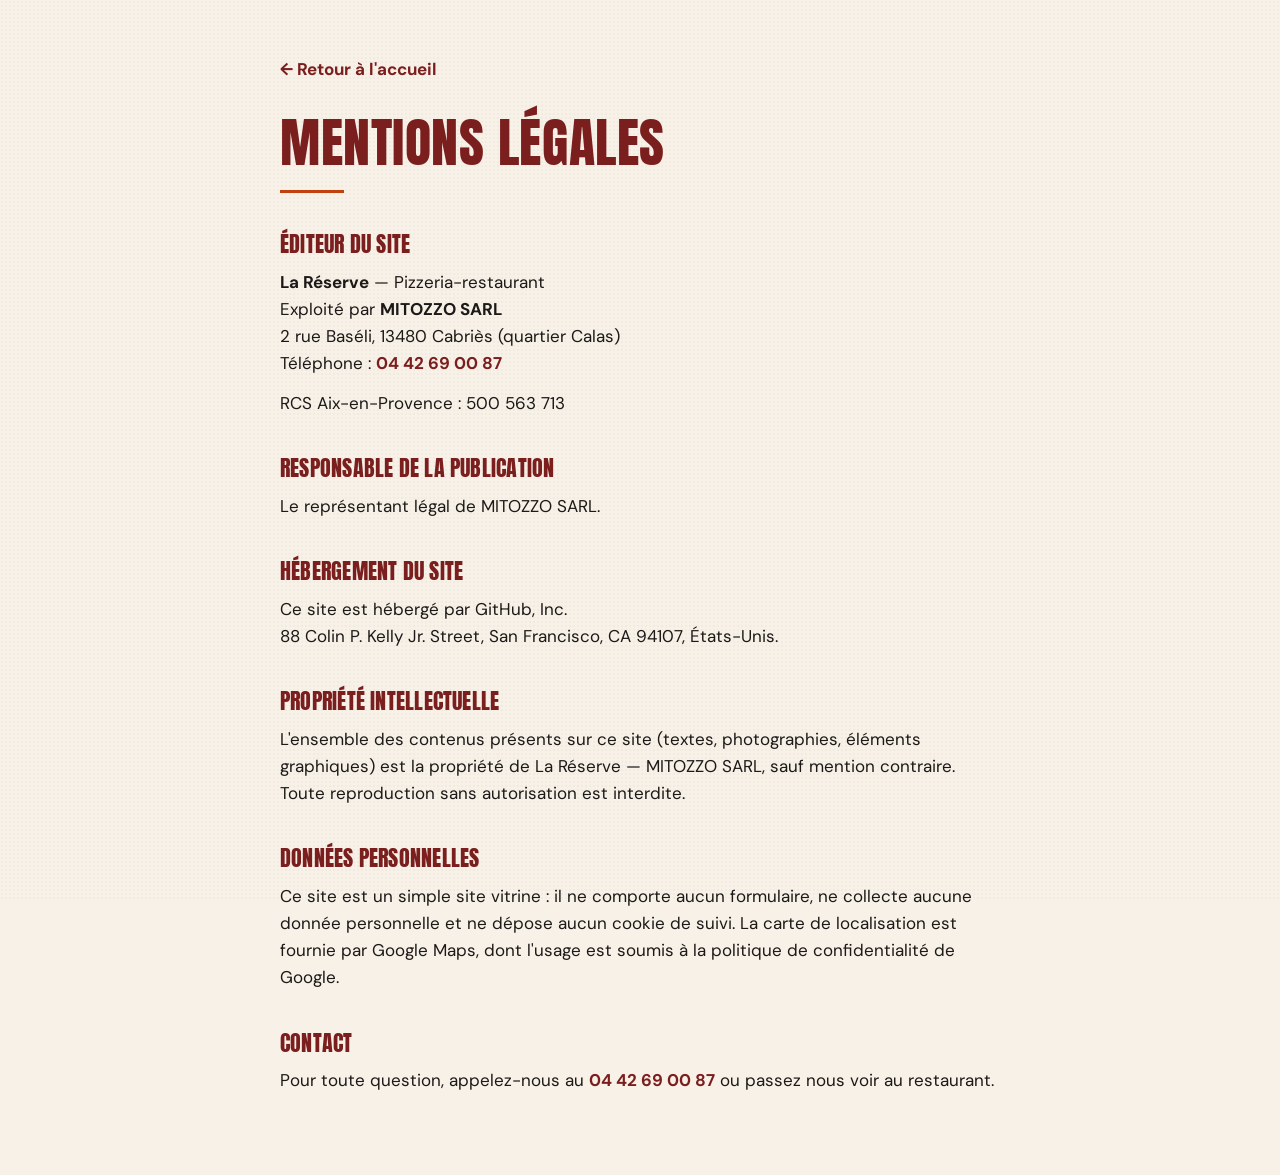
<file: mentions-legales.html>
<!DOCTYPE html>
<!--
  ======================================================================
  LA RÉSERVE — Mentions légales
  Page simple, sans photo. Réutilise la même feuille de style.
  ======================================================================
-->
<html lang="fr">
<head>
  <meta charset="UTF-8" />
  <meta name="viewport" content="width=device-width, initial-scale=1.0" />
  <title>Mentions légales — La Réserve</title>
  <meta name="description" content="Mentions légales du site de La Réserve, pizzeria-restaurant à Cabriès (Calas). MITOZZO SARL." />
  <!-- On demande aux moteurs de ne pas indexer cette page utilitaire. -->
  <meta name="robots" content="noindex, follow" />

  <!-- Favicon identique au site principal. -->
  <link rel="icon" type="image/svg+xml"
        href="data:image/svg+xml,<svg xmlns='http://www.w3.org/2000/svg' viewBox='0 0 32 32'><rect width='32' height='32' rx='6' fill='%237B1E1E'/><path d='M16 5c3 4 5 6 5 10a5 5 0 0 1-10 0c0-2 1-3 2-4 0 2 1 3 2 3-1-3 0-6 1-9z' fill='%23C2410C'/></svg>" />

  <link rel="preconnect" href="https://fonts.googleapis.com" />
  <link rel="preconnect" href="https://fonts.gstatic.com" crossorigin />
  <link href="https://fonts.googleapis.com/css2?family=Anton&family=DM+Sans:wght@400;500;700&display=swap" rel="stylesheet" />
  <link rel="stylesheet" href="css/style.css" />

  <!-- Quelques réglages propres à cette page (texte long et lisible). -->
  <style>
    .page-legale { padding: 3.5rem 0 5rem; }
    .page-legale h1 { color: var(--brique); font-size: clamp(2.2rem, 7vw, 3.4rem); }
    .page-legale h2 { font-size: 1.4rem; margin-top: 2.5rem; }
    .page-legale p { margin-top: 0.8rem; }
    .retour {
      display: inline-block;
      margin-bottom: 2rem;
      color: var(--brique);
      font-weight: 700;
    }
    .retour:hover { color: var(--braise); }
  </style>
</head>

<body>
  <a class="aller-au-contenu" href="#contenu">Aller au contenu</a>

  <main id="contenu" class="page-legale">
    <div class="conteneur" style="max-width: 760px;">

      <a class="retour" href="index.html">← Retour à l'accueil</a>

      <h1>Mentions légales</h1>
      <hr class="filet" />

      <h2>Éditeur du site</h2>
      <p>
        <strong>La Réserve</strong> — Pizzeria-restaurant<br />
        Exploité par <strong>MITOZZO SARL</strong><br />
        2 rue Baséli, 13480 Cabriès (quartier Calas)<br />
        Téléphone :
        <a href="tel:+33442690087" style="color:var(--brique);font-weight:700;">04&nbsp;42&nbsp;69&nbsp;00&nbsp;87</a>
      </p>
      <p>
        RCS Aix-en-Provence : 500&nbsp;563&nbsp;713
      </p>

      <h2>Responsable de la publication</h2>
      <p>
        Le représentant légal de MITOZZO SARL.
        <!-- Vous pouvez préciser ici le nom du gérant si vous le souhaitez. -->
      </p>

      <h2>Hébergement du site</h2>
      <p>
        <!-- À COMPLÉTER selon votre hébergeur.
             Si le site est publié via GitHub Pages, vous pouvez indiquer : -->
        Ce site est hébergé par GitHub, Inc.<br />
        88 Colin P. Kelly Jr. Street, San Francisco, CA 94107, États-Unis.
      </p>

      <h2>Propriété intellectuelle</h2>
      <p>
        L'ensemble des contenus présents sur ce site (textes, photographies,
        éléments graphiques) est la propriété de La Réserve — MITOZZO SARL,
        sauf mention contraire. Toute reproduction sans autorisation est
        interdite.
      </p>

      <h2>Données personnelles</h2>
      <p>
        Ce site est un simple site vitrine : il ne comporte aucun
        formulaire, ne collecte aucune donnée personnelle et ne dépose
        aucun cookie de suivi. La carte de localisation est fournie par
        Google Maps, dont l'usage est soumis à la politique de
        confidentialité de Google.
      </p>

      <h2>Contact</h2>
      <p>
        Pour toute question, appelez-nous au
        <a href="tel:+33442690087" style="color:var(--brique);font-weight:700;">04&nbsp;42&nbsp;69&nbsp;00&nbsp;87</a>
        ou passez nous voir au restaurant.
      </p>

    </div>
  </main>
</body>
</html>
</file>
<file: css/style.css>
/* =========================================================================
   LA RÉSERVE — Feuille de style principale
   Pizzeria-restaurant, cuisson au feu de bois — Cabriès / Calas

   Organisation du fichier :
   1.  Variables globales (:root)      — couleurs, polices, mesures
   2.  Réinitialisation & bases        — remise à zéro, réglages de fond
   3.  Grain de papier (fond subtil)   — texture en CSS pur, sans image
   4.  Typographie                     — titres, textes, filets décoratifs
   5.  Boutons                         — appel, itinéraire, etc.
   6.  Conteneur & sections            — largeurs, respirations
   7.  En-tête / barre de navigation
   8.  Hero (accueil plein écran)
   9.  Bandeau livraison
   10. Le feu de bois
   11. La carte (menu)
   12. Horaires & accès
   13. Avis clients
   14. Pied de page
   15. Barre fixe mobile (Appeler / Itinéraire)
   16. Animations d'apparition au défilement
   17. Media queries (tablette / ordinateur)
   ========================================================================= */


/* =========================================================================
   1. VARIABLES GLOBALES
   Toutes les couleurs et mesures du site sont définies ici.
   Pour changer l'ambiance du site, modifie surtout cette section.
   ========================================================================= */
:root {
  /* --- Palette de couleurs --- */
  --creme: #F7F1E8;        /* fond principal, crème chaud            */
  --creme-fonce: #EFE6D6;  /* variante un peu plus sombre du crème   */
  --encre: #1C1917;        /* couleur du texte courant               */
  --brique: #7B1E1E;       /* rouge brique : titres et accents       */
  --braise: #C2410C;       /* orange braise : survols et boutons     */
  --olive: #5F6B4A;        /* vert olive discret : petits détails    */
  --blanc: #FFFFFF;

  /* --- Couleurs dérivées (transparences) --- */
  --voile-sombre: rgba(20, 12, 8, 0.55);   /* voile posé sur le hero */
  --filet: rgba(28, 25, 23, 0.18);         /* fins traits de séparation */

  /* --- Typographie --- */
  --titre: "Anton", "Archivo Black", Impact, sans-serif;  /* titres capitales */
  --corps: "DM Sans", "Inter", system-ui, sans-serif;     /* texte courant    */

  /* --- Mesures & rythme --- */
  --largeur-max: 1180px;   /* largeur maximale du contenu centré */
  --rayon: 14px;           /* coins légèrement arrondis          */
  --rayon-doux: 8px;
  --espace-section: 5rem;  /* respiration verticale entre sections */

  /* --- Barre fixe mobile : hauteur réservée en bas de page --- */
  --barre-mobile: 68px;
}


/* =========================================================================
   2. RÉINITIALISATION & BASES
   On remet quelques réglages à zéro pour partir sur une base saine.
   ========================================================================= */

/* La box-sizing border-box rend les largeurs plus simples à raisonner. */
*,
*::before,
*::after {
  box-sizing: border-box;
}

/* On enlève les marges par défaut du navigateur. */
* {
  margin: 0;
}

html {
  scroll-behavior: smooth;    /* défilement doux vers les ancres */
  -webkit-text-size-adjust: 100%;
}

body {
  font-family: var(--corps);
  color: var(--encre);
  background-color: var(--creme);
  line-height: 1.6;           /* interligne généreux demandé */
  font-size: 1.0625rem;       /* ≈ 17px, confortable à lire */
  -webkit-font-smoothing: antialiased;
  text-rendering: optimizeLegibility;
  overflow-x: hidden;         /* évite les débordements horizontaux */
}

/* Les images ne dépassent jamais leur conteneur. */
img {
  max-width: 100%;
  display: block;
}

/* Les liens héritent de la couleur par défaut, on stylise au cas par cas. */
a {
  color: inherit;
  text-decoration: none;
}

ul {
  list-style: none;
  padding: 0;
}


/* =========================================================================
   3. GRAIN DE PAPIER (fond subtil, sans image)
   Un très léger grain donne un aspect « papier » artisanal.
   Réalisé avec un dégradé radial répété, purement en CSS.
   ========================================================================= */
body::before {
  content: "";
  position: fixed;
  inset: 0;                   /* couvre tout l'écran */
  z-index: 0;
  pointer-events: none;       /* ne gêne pas les clics */
  opacity: 0.5;
  /* Minuscules points semi-transparents, répétés très finement. */
  background-image: radial-gradient(rgba(28, 25, 23, 0.05) 1px, transparent 1px);
  background-size: 4px 4px;
}

/* On remet le contenu au-dessus du grain. */
body > * {
  position: relative;
  z-index: 1;
}


/* =========================================================================
   4. TYPOGRAPHIE
   Fort contraste entre les titres (Anton, capitales, rouge brique)
   et le texte courant (DM Sans, généreux).
   ========================================================================= */

/* Style commun à tous les titres. */
h1, h2, h3 {
  font-family: var(--titre);
  font-weight: 400;           /* Anton n'a qu'une graisse */
  text-transform: uppercase;  /* capitales demandées */
  letter-spacing: 0.01em;     /* très serré */
  line-height: 1.02;
  color: var(--brique);
}

h1 { font-size: clamp(2.8rem, 9vw, 6rem); }
h2 { font-size: clamp(2rem, 6vw, 3.4rem); }
h3 { font-size: clamp(1.3rem, 3vw, 1.7rem); }

p { max-width: 62ch; }        /* longueur de ligne lisible */

/* Petit intitulé de section, au-dessus des grands titres. */
.sur-titre {
  font-family: var(--corps);
  font-weight: 700;
  text-transform: uppercase;
  letter-spacing: 0.22em;
  font-size: 0.8rem;
  color: var(--braise);
  margin-bottom: 0.6rem;
  display: block;
}

/* Filet horizontal fin, décoratif, placé sous certains titres. */
.filet {
  width: 64px;
  height: 3px;
  background-color: var(--braise);
  border: none;
  margin: 1.2rem 0 2rem;
}


/* =========================================================================
   5. BOUTONS
   Deux styles : plein (braise) et contour. Coins arrondis, sans ombre lourde.
   ========================================================================= */
.bouton {
  display: inline-flex;
  align-items: center;
  justify-content: center;
  gap: 0.5rem;
  font-family: var(--corps);
  font-weight: 700;
  font-size: 1rem;
  padding: 0.9rem 1.6rem;
  border-radius: var(--rayon-doux);
  border: 2px solid transparent;
  cursor: pointer;
  transition: background-color 0.2s ease, color 0.2s ease,
              transform 0.15s ease, border-color 0.2s ease;
}

/* Bouton plein : fond braise, texte crème. */
.bouton--plein {
  background-color: var(--braise);
  color: var(--creme);
}
.bouton--plein:hover {
  background-color: var(--brique);
  transform: translateY(-2px);   /* léger soulèvement au survol */
}

/* Bouton contour : bordure claire, se remplit au survol. */
.bouton--contour {
  background-color: transparent;
  color: var(--creme);
  border-color: rgba(247, 241, 232, 0.7);
}
.bouton--contour:hover {
  background-color: var(--creme);
  color: var(--encre);
  transform: translateY(-2px);
}

/* Variante sombre du bouton contour (sur fond clair). */
.bouton--contour-sombre {
  background-color: transparent;
  color: var(--brique);
  border-color: var(--brique);
}
.bouton--contour-sombre:hover {
  background-color: var(--brique);
  color: var(--creme);
  transform: translateY(-2px);
}


/* =========================================================================
   6. CONTENEUR & SECTIONS
   ========================================================================= */

/* Conteneur centré, utilisé dans chaque section pour aligner le contenu. */
.conteneur {
  width: 100%;
  max-width: var(--largeur-max);
  margin: 0 auto;
  padding: 0 1.25rem;         /* marges latérales sur mobile */
}

/* Espacement vertical standard de chaque section. */
.section {
  padding: var(--espace-section) 0;
}

/* Fond légèrement plus foncé pour alterner les sections. */
.section--creme-fonce {
  background-color: var(--creme-fonce);
}


/* =========================================================================
   7. EN-TÊTE / BARRE DE NAVIGATION
   Barre simple en haut, transparente sur le hero puis fond crème.
   ========================================================================= */
.entete {
  position: absolute;         /* posée par-dessus le hero */
  top: 0;
  left: 0;
  width: 100%;
  z-index: 20;
}

.entete__inner {
  display: flex;
  align-items: center;
  justify-content: space-between;
  padding: 1.1rem 1.25rem;
}

/* Nom du restaurant en petit, dans la barre. */
.entete__logo {
  font-family: var(--titre);
  text-transform: uppercase;
  color: var(--creme);
  font-size: 1.4rem;
  letter-spacing: 0.02em;
}

/* Navigation : cachée sur mobile, affichée sur grand écran. */
.entete__nav {
  display: none;
  gap: 1.6rem;
}
.entete__nav a {
  font-weight: 500;
  color: var(--creme);
  font-size: 0.95rem;
  padding-bottom: 2px;
  border-bottom: 2px solid transparent;
  transition: border-color 0.2s ease;
}
.entete__nav a:hover {
  border-color: var(--braise);
}


/* =========================================================================
   8. HERO (accueil plein écran)
   Photo du four à bois en fond, voile sombre, grand titre + boutons.
   ========================================================================= */
.hero {
  position: relative;
  min-height: 100svh;         /* toute la hauteur de l'écran */
  display: flex;
  align-items: center;
  /* Bloc de remplacement gris tant qu'il n'y a pas de photo.
     Une fois la photo ajoutée dans le HTML, elle passe au-dessus. */
  background-color: #2a2422;
  overflow: hidden;
}

/* Image de fond du hero (posée dans le HTML avec la classe .hero__image). */
.hero__image {
  position: absolute;
  inset: 0;
  width: 100%;
  height: 100%;
  object-fit: cover;          /* remplit sans se déformer */
  z-index: 0;
}

/* Voile sombre par-dessus la photo, pour lire le texte blanc. */
.hero__voile {
  position: absolute;
  inset: 0;
  z-index: 1;
  background:
    linear-gradient(180deg,
      rgba(20, 12, 8, 0.45) 0%,
      var(--voile-sombre) 55%,
      rgba(20, 12, 8, 0.75) 100%);
}

.hero__contenu {
  position: relative;
  z-index: 2;
  color: var(--creme);
  /* Marges latérales de 1.25rem pour que le texte ne colle pas au bord
     (alignées sur le reste du site). Le padding vertical reste généreux. */
  padding: 6rem 1.25rem calc(var(--barre-mobile) + 2rem);
  max-width: calc(760px + 2.5rem);
}

/* Petit lieu-dit au-dessus du grand titre. */
.hero__lieu {
  font-family: var(--corps);
  font-weight: 700;
  text-transform: uppercase;
  letter-spacing: 0.28em;
  font-size: 0.85rem;
  color: var(--creme);
  opacity: 0.9;
  margin-bottom: 1rem;
}

.hero h1 {
  color: var(--creme);       /* titre blanc sur le hero */
  margin-bottom: 1.2rem;
  text-shadow: 0 2px 20px rgba(0, 0, 0, 0.35);
}

/* Slogan du restaurant, repris tel quel. */
.hero__slogan {
  font-size: clamp(1.05rem, 2.4vw, 1.35rem);
  font-style: italic;
  max-width: 34ch;
  margin-bottom: 2rem;
  color: var(--creme);
}

.hero__boutons {
  display: flex;
  flex-wrap: wrap;
  gap: 0.9rem;
}


/* =========================================================================
   9. BANDEAU LIVRAISON
   Message fort en rouge brique, très visible, mis en avant.
   ========================================================================= */
.livraison {
  background-color: var(--brique);
  color: var(--creme);
  text-align: center;
  padding: 2.2rem 1.25rem;
}
.livraison__label {
  display: inline-block;
  font-weight: 700;
  text-transform: uppercase;
  letter-spacing: 0.2em;
  font-size: 0.75rem;
  color: var(--creme);
  opacity: 0.85;
  margin-bottom: 0.5rem;
}
.livraison__texte {
  font-family: var(--titre);
  text-transform: uppercase;
  font-size: clamp(1.3rem, 4.2vw, 2.2rem);
  line-height: 1.1;
  max-width: 20ch;
  margin: 0 auto;
  color: var(--creme);
}
.livraison__precision {
  margin: 0.9rem auto 0;
  font-size: 0.95rem;
  opacity: 0.92;
  max-width: 46ch;
}
/* Mots mis en valeur dans le bandeau. */
.livraison__texte em {
  font-style: normal;
  color: #FBD9A8;            /* jaune chaud pour souligner les jours */
}


/* =========================================================================
   10. LE FEU DE BOIS
   Court texte chaleureux + bloc image rond décoratif.
   ========================================================================= */
.feu {
  display: grid;
  gap: 2.5rem;
  align-items: center;
}
.feu__texte h2 { margin-bottom: 0; }
.feu__texte p { font-size: 1.15rem; }

/* Bloc image rond pour la photo du feu / des flammes. */
.feu__media {
  aspect-ratio: 1 / 1;
  border-radius: 50%;
  overflow: hidden;
  max-width: 420px;
  margin: 0 auto;
}
.feu__media img {
  width: 100%;
  height: 100%;
  object-fit: cover;
}


/* =========================================================================
   11. LA CARTE (menu)
   Grille alternée gauche/droite, photos rondes qui débordent,
   filets fins entre les plats, prix aligné à droite.
   ========================================================================= */
.carte__intro {
  text-align: center;
  margin-bottom: 3.5rem;
}
.carte__intro .filet { margin-left: auto; margin-right: auto; }

/* --- Deux colonnes : « Base tomate » et « Base crème » ---
   Empilées sur mobile, côte à côte sur grand écran (voir media query). */
.carte-bases {
  display: grid;
  gap: 3rem;
}
/* Titre d'une base (BASE TOMATE / BASE CRÈME). */
.base__titre {
  margin-bottom: 0.4rem;
}
.base .filet {
  margin: 0.7rem 0 1.5rem;
}
/* Sur mobile (bases empilées) : séparation nette avant la 2e base. */
.base + .base {
  margin-top: 1rem;
  padding-top: 3rem;
  border-top: 1px solid var(--filet);
}

/* Un « groupe » = une catégorie (Pizzas, Salades, Viandes, Desserts). */
.categorie {
  margin-bottom: 4.5rem;
}
.categorie:last-child { margin-bottom: 0; }

/* En-tête de catégorie avec son visuel rond. */
.categorie__entete {
  display: grid;
  gap: 1.5rem;
  align-items: center;
  margin-bottom: 2.5rem;
}

/* Photo ronde de la catégorie (pizza vue du dessus, etc.). */
.categorie__photo {
  aspect-ratio: 1 / 1;
  border-radius: 50%;
  overflow: hidden;
  width: 200px;
  max-width: 55vw;
  justify-self: center;      /* centré sur mobile */
  /* Léger débordement décoratif : l'image « sort » un peu. */
  box-shadow: 0 0 0 6px var(--creme);
}
.categorie__photo img {
  width: 100%;
  height: 100%;
  object-fit: cover;
}

.categorie__titre .filet { margin-top: 0.8rem; }

/* Liste des plats d'une catégorie. */
.plats { display: flex; flex-direction: column; }

/* Un plat : nom + ingrédients à gauche, prix à droite. */
.plat {
  display: grid;
  grid-template-columns: 1fr auto;
  gap: 0.4rem 1rem;
  align-items: baseline;
  padding: 1.1rem 0;
  border-bottom: 1px solid var(--filet);   /* filet fin entre les plats */
}
.plat:first-child { padding-top: 0; }
/* Pas de filet sous le dernier plat d'une liste : évite qu'il « colle »
   au titre de la base suivante quand les colonnes sont empilées (mobile). */
.plats .plat:last-child { border-bottom: none; }

.plat__nom {
  font-family: var(--corps);
  font-weight: 700;
  text-transform: uppercase;
  letter-spacing: 0.03em;
  color: var(--brique);
  font-size: 1.05rem;
}

/* Prix, aligné à droite, à côté du nom. */
.plat__prix {
  font-weight: 700;
  color: var(--encre);
  white-space: nowrap;
  text-align: right;
}
/* Prix pas encore connu : style discret et en italique. */
.plat__prix--a-venir {
  font-weight: 500;
  font-style: italic;
  color: var(--olive);
  font-size: 0.9rem;
}

/* Ingrédients, sur la ligne du dessous, en pleine largeur. */
.plat__ingredients {
  grid-column: 1 / -1;
  color: rgba(28, 25, 23, 0.75);
  font-size: 0.98rem;
  max-width: 60ch;
}

/* Encadré des menus (midi / autre). */
.menus {
  margin-top: 3rem;
  display: grid;
  gap: 1.25rem;
}
.menu-carte {
  background-color: var(--creme);
  border: 1px solid var(--filet);
  border-radius: var(--rayon);
  padding: 1.5rem 1.6rem;
}
.section--creme-fonce .menu-carte { background-color: var(--blanc); }
.menu-carte h3 { color: var(--brique); margin-bottom: 0.3rem; }
.menu-carte__prix {
  font-family: var(--titre);
  color: var(--braise);
  font-size: 1.8rem;
}

/* Note rappelant que la vraie carte n'est pas encore en ligne. */
.carte__note {
  margin-top: 2.5rem;
  text-align: center;
  font-size: 0.9rem;
  font-style: italic;
  color: var(--olive);
}


/* =========================================================================
   12. HORAIRES & ACCÈS
   Tableau des horaires + carte Google Maps + coordonnées cliquables.
   ========================================================================= */
.acces {
  display: grid;
  gap: 3rem;
}

/* Tableau des horaires. */
.horaires {
  width: 100%;
  border-collapse: collapse;
  font-size: 1rem;
}
.horaires caption {
  text-align: left;
  margin-bottom: 1rem;
}
.horaires th,
.horaires td {
  padding: 0.75rem 0;
  border-bottom: 1px solid var(--filet);
  text-align: left;
  vertical-align: top;
}
.horaires th {
  font-weight: 700;
  width: 8rem;
}
/* Jour de fermeture : grisé. */
.horaires tr.est-ferme { color: var(--olive); }
.horaires .badge-ferme {
  font-size: 0.8rem;
  font-style: italic;
}
/* Mention spéciale du dimanche. */
.horaires .mention {
  display: block;
  font-size: 0.85rem;
  color: var(--braise);
  font-style: italic;
  margin-top: 0.2rem;
}

/* Bloc coordonnées (adresse, téléphone). */
.coordonnees { margin-top: 2rem; }
.coordonnees dt {
  font-weight: 700;
  text-transform: uppercase;
  letter-spacing: 0.12em;
  font-size: 0.75rem;
  color: var(--braise);
  margin-top: 1rem;
}
.coordonnees dd {
  margin: 0.2rem 0 0;
  font-size: 1.1rem;
}
.coordonnees a {
  color: var(--brique);
  font-weight: 700;
  border-bottom: 1px solid transparent;
  transition: border-color 0.2s ease;
}
.coordonnees a:hover { border-color: var(--brique); }

/* Carte Google Maps intégrée (iframe). */
.carte-maps {
  width: 100%;
  aspect-ratio: 4 / 3;
  border: 1px solid var(--filet);
  border-radius: var(--rayon);
  overflow: hidden;
}
.carte-maps iframe {
  width: 100%;
  height: 100%;
  border: 0;
  display: block;
}


/* =========================================================================
   13. AVIS CLIENTS
   Trois citations sobres + la note Google.
   ========================================================================= */
.avis__entete {
  text-align: center;
  margin-bottom: 3rem;
}
.avis__note {
  display: inline-flex;
  align-items: baseline;
  gap: 0.5rem;
  margin-top: 0.5rem;
}
.avis__note strong {
  font-family: var(--titre);
  color: var(--braise);
  font-size: 2.4rem;
}
.avis__etoiles { color: var(--braise); font-size: 1.2rem; letter-spacing: 2px; }
.avis__nombre { color: var(--olive); font-size: 0.95rem; }

.avis__liste {
  display: grid;
  gap: 1.5rem;
}
.avis-carte {
  background-color: var(--creme);
  border: 1px solid var(--filet);
  border-radius: var(--rayon);
  padding: 1.8rem 1.6rem;
}
.section--creme-fonce .avis-carte { background-color: var(--blanc); }
.avis-carte blockquote {
  font-size: 1.08rem;
  font-style: italic;
  line-height: 1.55;
}
.avis-carte figcaption {
  margin-top: 1rem;
  font-weight: 700;
  color: var(--brique);
  font-style: normal;
  font-size: 0.95rem;
}
.avis-carte figcaption span {
  display: block;
  font-weight: 400;
  color: var(--olive);
  font-size: 0.85rem;
}


/* =========================================================================
   14. PIED DE PAGE
   ========================================================================= */
.pied {
  background-color: var(--encre);
  color: var(--creme);
  padding: 3.5rem 0 calc(var(--barre-mobile) + 2rem);
}
.pied__grille {
  display: grid;
  gap: 2rem;
}
.pied h2 {
  color: var(--creme);
  font-size: 2rem;
  margin-bottom: 0.5rem;
}
.pied p, .pied li { color: rgba(247, 241, 232, 0.85); font-size: 0.95rem; }
.pied a { color: var(--creme); border-bottom: 1px solid rgba(247,241,232,0.4); }
.pied a:hover { border-color: var(--braise); }
.pied__titre-col {
  font-weight: 700;
  text-transform: uppercase;
  letter-spacing: 0.12em;
  font-size: 0.75rem;
  color: var(--braise);
  margin-bottom: 0.8rem;
}
.pied__horaires li { padding: 0.15rem 0; }
.pied__bas {
  margin-top: 2.5rem;
  padding-top: 1.5rem;
  border-top: 1px solid rgba(247, 241, 232, 0.2);
  font-size: 0.85rem;
  opacity: 0.75;
}


/* =========================================================================
   15. BARRE FIXE MOBILE (Appeler / Itinéraire)
   L'élément le plus important : toujours visible en bas sur mobile.
   ========================================================================= */
.barre-mobile {
  position: fixed;
  bottom: 0;
  left: 0;
  width: 100%;
  z-index: 50;
  display: grid;
  grid-template-columns: 1fr 1fr;   /* deux boutons pleine largeur */
  background-color: var(--encre);
  box-shadow: 0 -2px 12px rgba(0, 0, 0, 0.2);
  /* Respect de la zone sûre sur iPhone (encoche du bas). */
  padding-bottom: env(safe-area-inset-bottom);
}
.barre-mobile a {
  display: flex;
  align-items: center;
  justify-content: center;
  gap: 0.5rem;
  height: var(--barre-mobile);
  font-weight: 700;
  font-size: 1.05rem;
  color: var(--creme);
}
/* Bouton « Appeler » : fond braise. */
.barre-mobile__appel { background-color: var(--braise); }
/* Bouton « Itinéraire » : fond brique. */
.barre-mobile__itineraire { background-color: var(--brique); }


/* =========================================================================
   16. ANIMATIONS D'APPARITION AU DÉFILEMENT
   Les éléments montent de 20px en apparaissant en fondu.
   La classe .visible est ajoutée par JavaScript (IntersectionObserver).
   ========================================================================= */
.apparition {
  opacity: 0;
  transform: translateY(20px);
  transition: opacity 0.7s ease, transform 0.7s ease;
}
.apparition.visible {
  opacity: 1;
  transform: translateY(0);
}

/* Accessibilité : si l'utilisateur préfère moins d'animations,
   on désactive tout mouvement et on affiche directement le contenu. */
@media (prefers-reduced-motion: reduce) {
  html { scroll-behavior: auto; }
  * {
    animation-duration: 0.001ms !important;
    transition-duration: 0.001ms !important;
  }
  .apparition {
    opacity: 1;
    transform: none;
  }
}


/* =========================================================================
   BLOCS DE REMPLACEMENT (en attendant les vraies photos)
   Tant qu'une photo n'est pas fournie, on affiche un joli bloc gris
   avec une petite étiquette décrivant l'image à venir.
   Pour mettre une vraie photo : voir les commentaires dans index.html.
   ========================================================================= */
.placeholder {
  width: 100%;
  height: 100%;
  min-height: 120px;
  display: flex;
  align-items: center;
  justify-content: center;
  text-align: center;
  padding: 1rem;
  /* Dégradé gris chaud + fines diagonales pour rester élégant. */
  background-color: #d9d2c6;
  background-image:
    linear-gradient(135deg, rgba(0,0,0,0.05) 25%, transparent 25%,
      transparent 50%, rgba(0,0,0,0.05) 50%, rgba(0,0,0,0.05) 75%,
      transparent 75%, transparent);
  background-size: 22px 22px;
  color: #6b6155;
  font-size: 0.78rem;
  font-weight: 500;
  letter-spacing: 0.04em;
  line-height: 1.4;
}
/* Étiquette du bloc de remplacement (petite pastille). */
.placeholder span {
  display: inline-block;
  background-color: rgba(247, 241, 232, 0.85);
  padding: 0.4rem 0.7rem;
  border-radius: var(--rayon-doux);
  max-width: 90%;
}
/* Sur le hero, le bloc de remplacement occupe tout le fond. */
.hero .placeholder {
  position: absolute;
  inset: 0;
  z-index: 0;
  background-color: #322a26;
  color: rgba(247, 241, 232, 0.55);
}
.hero .placeholder span { background-color: rgba(20, 12, 8, 0.5); }


/* =========================================================================
   ACCESSIBILITÉ : focus clavier bien visible
   ========================================================================= */
a:focus-visible,
.bouton:focus-visible,
iframe:focus-visible {
  outline: 3px solid var(--braise);
  outline-offset: 3px;
  border-radius: 3px;
}

/* Lien d'évitement pour la navigation au clavier. */
.aller-au-contenu {
  position: absolute;
  left: -9999px;
  top: 0;
  background: var(--brique);
  color: var(--creme);
  padding: 0.8rem 1.2rem;
  z-index: 100;
  border-radius: 0 0 var(--rayon-doux) 0;
}
.aller-au-contenu:focus {
  left: 0;
}


/* =========================================================================
   17. MEDIA QUERIES — mise en page tablette et ordinateur
   Le site est pensé « mobile d'abord » : ici on améliore les grands écrans.
   ========================================================================= */

/* --- À partir de 700px (grandes tablettes) --- */
@media (min-width: 700px) {

  /* La barre fixe mobile disparaît : plus besoin sur grand écran. */
  .barre-mobile { display: none; }
  .hero__contenu { padding-bottom: 6rem; }
  .pied { padding-bottom: 3.5rem; }

  /* Section « feu de bois » : texte à gauche, image ronde à droite. */
  .feu {
    grid-template-columns: 1.2fr 0.8fr;
    gap: 3.5rem;
  }

  /* En-tête de catégorie : visuel rond à côté du titre. */
  .categorie__entete {
    grid-template-columns: 200px 1fr;
    gap: 2.5rem;
  }
  .categorie__photo { justify-self: start; }

  /* Une catégorie sur deux : on inverse (photo à droite). */
  .categorie:nth-child(even) .categorie__entete {
    grid-template-columns: 1fr 200px;
  }
  .categorie:nth-child(even) .categorie__photo { order: 2; justify-self: end; }

  /* Menus côte à côte. */
  .menus { grid-template-columns: 1fr 1fr; }

  /* Les deux bases (tomate / crème) côte à côte. */
  .carte-bases { grid-template-columns: 1fr 1fr; gap: 3.5rem; align-items: start; }
  /* Plus de séparateur horizontal quand elles sont côte à côte. */
  .base + .base { margin-top: 0; padding-top: 0; border-top: none; }

  /* Accès : horaires à gauche, carte à droite. */
  .acces { grid-template-columns: 1fr 1fr; gap: 3.5rem; }

  /* Avis : trois colonnes. */
  .avis__liste { grid-template-columns: repeat(3, 1fr); }

  /* Pied de page : trois colonnes. */
  .pied__grille { grid-template-columns: 1.4fr 1fr 1fr; gap: 3rem; }
}

/* --- À partir de 960px (ordinateur) --- */
@media (min-width: 960px) {

  /* La navigation du haut apparaît. */
  .entete__nav { display: flex; }

  :root { --espace-section: 6.5rem; }

  /* Les photos de catégorie deviennent plus grandes et débordent un peu. */
  .categorie__photo { width: 260px; }
  .categorie__entete { grid-template-columns: 260px 1fr; }
  .categorie:nth-child(even) .categorie__entete {
    grid-template-columns: 1fr 260px;
  }
}

/* --- Très grands écrans (au-delà de 1400px) --- */
@media (min-width: 1400px) {
  :root { --largeur-max: 1240px; }
}
</file>
